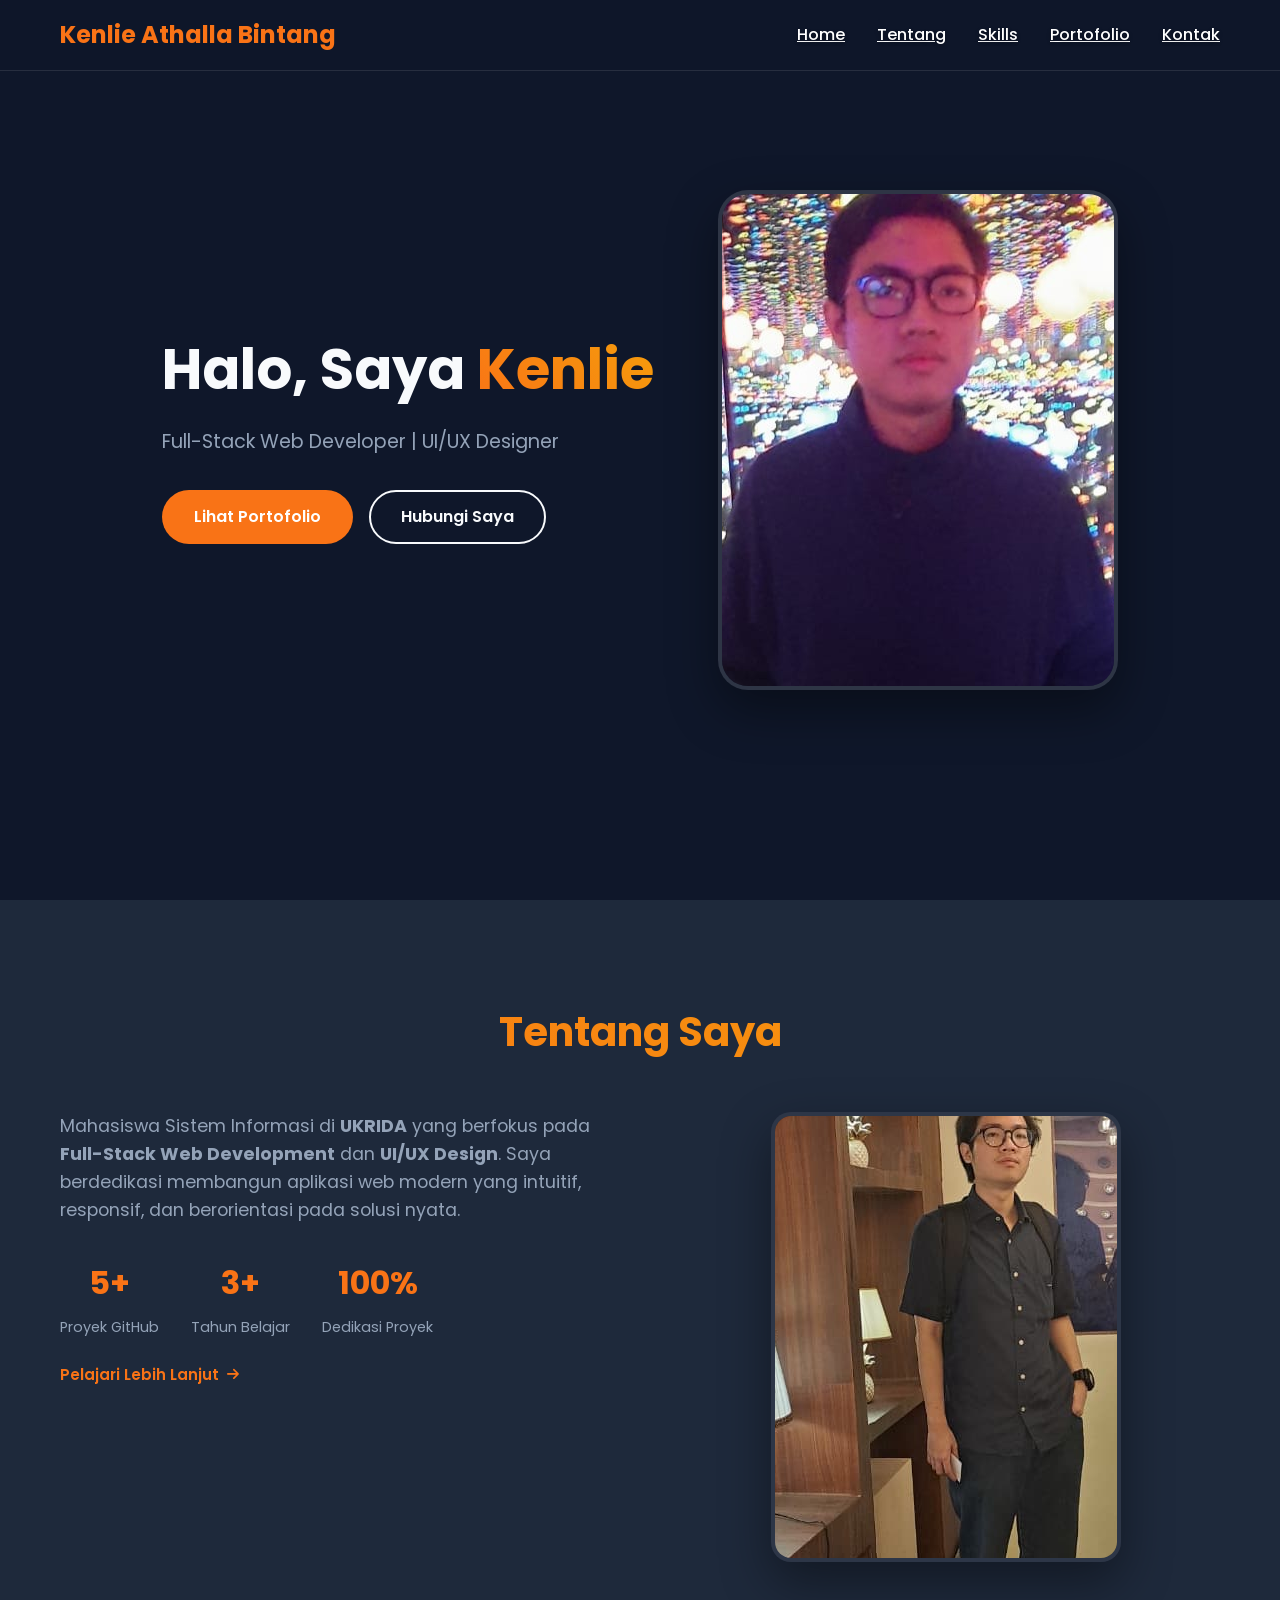
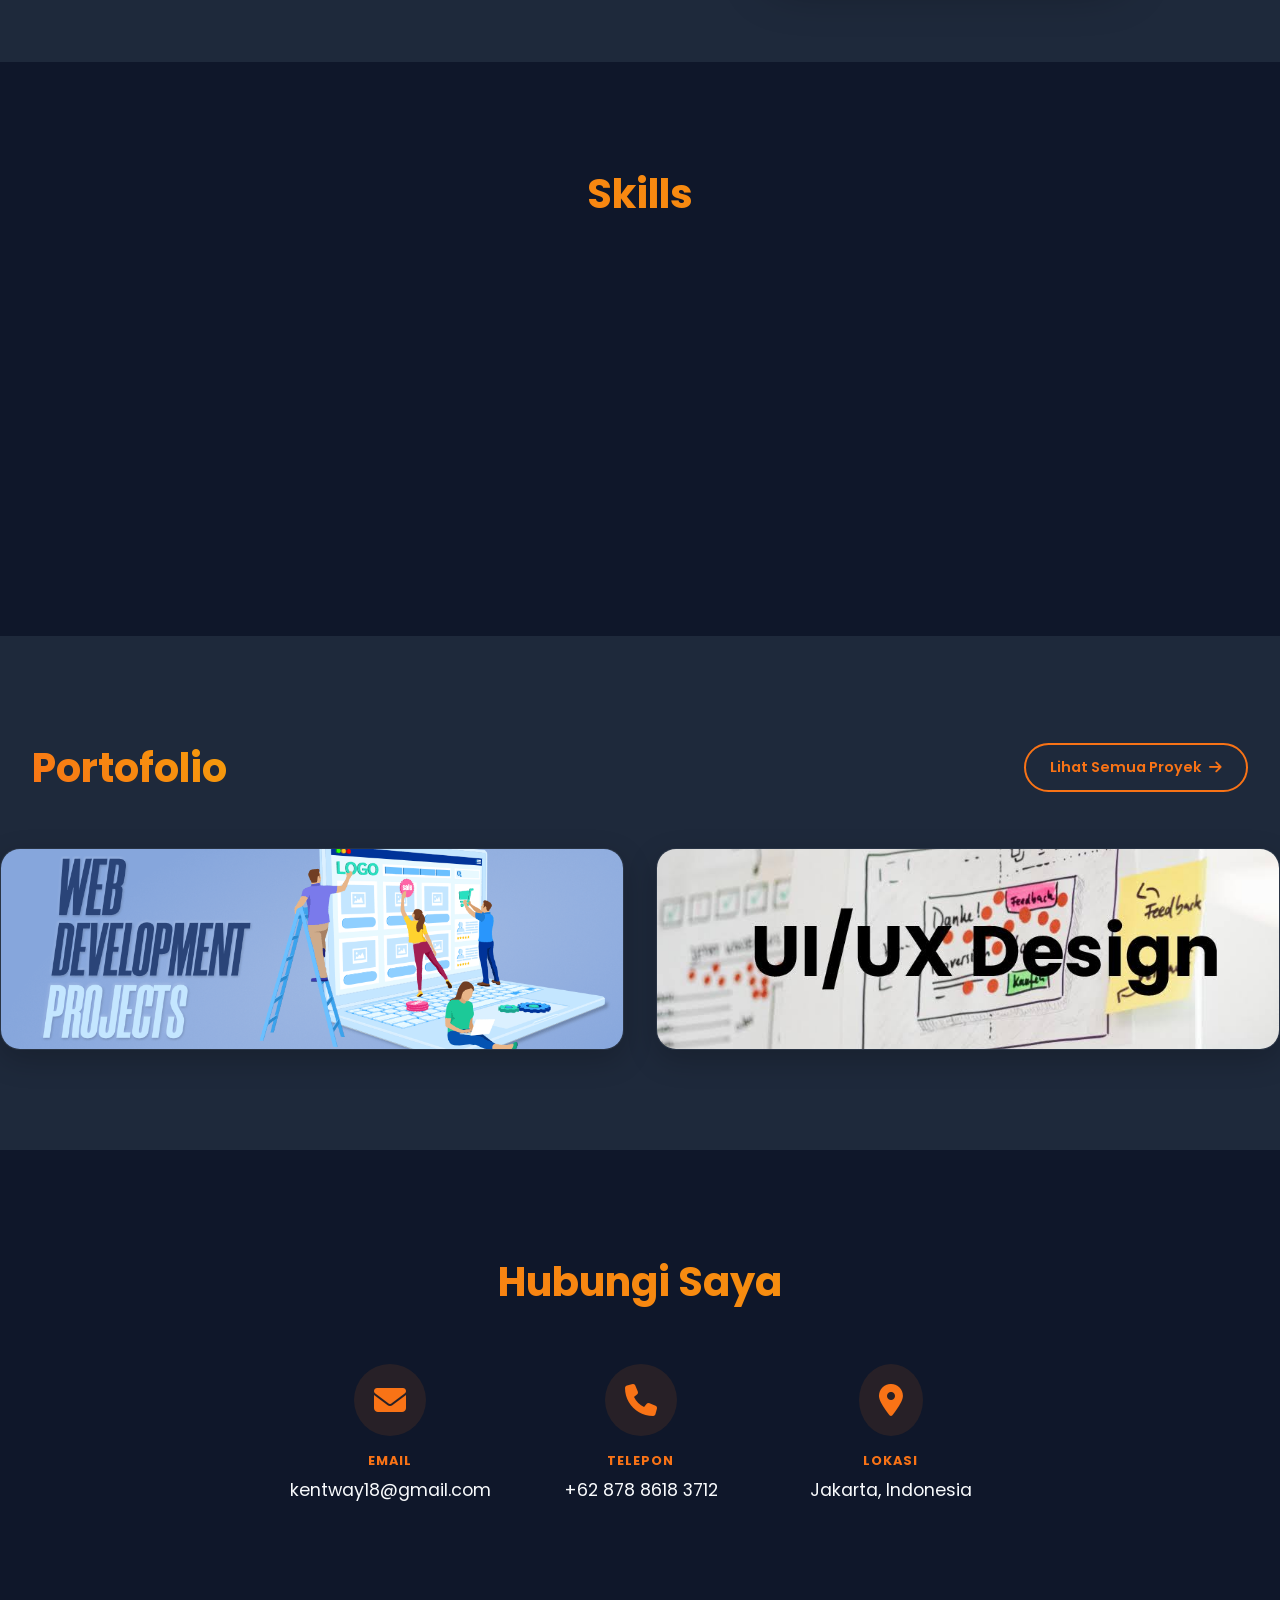
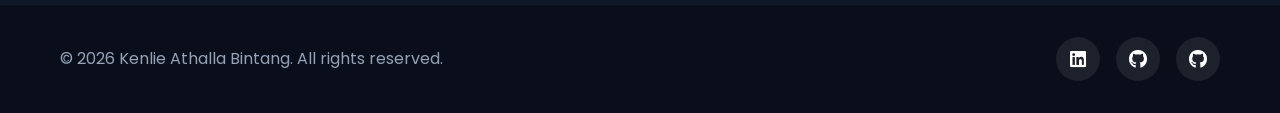
<file: index.html>
<!DOCTYPE html>
<html lang="id">
<head>
    <meta charset="UTF-8">
    <meta name="viewport" content="width=device-width, initial-scale=1.0">
    <title>Portofolio - Kenlie Athalla Bintang</title>
    <link href="https://cdnjs.cloudflare.com/ajax/libs/font-awesome/6.4.0/css/all.min.css" rel="stylesheet">
    <link rel="stylesheet" href="style.css">
    <link href="https://fonts.googleapis.com/css2?family=Poppins:wght@300;400;500;600;700&display=swap" rel="stylesheet">
</head>
<body>
    <!-- Navbar -->
    <nav class="navbar">
        <div class="nav-container">
            <div class="nav-logo">
                <a href="#home">Kenlie Athalla Bintang</a>
            </div>
            <ul class="nav-menu">
                <li class="nav-item">
                    <a href="#home" class="nav-link">Home</a>
                </li>
                <li class="nav-item">
                    <a href="about.html" class="nav-link">Tentang</a>
                </li>
                <li class="nav-item">
                    <a href="#skills" class="nav-link">Skills</a>
                </li>
                <li class="nav-item">
                    <a href="portfolio.html" class="nav-link">Portofolio</a>
                </li>
                <li class="nav-item">
                    <a href="#contact" class="nav-link">Kontak</a>
                </li>
            </ul>
            <div class="hamburger">
                <span class="bar"></span>
                <span class="bar"></span>
                <span class="bar"></span>
            </div>
        </div>
    </nav>

<!-- Hero Section -->
<section id="home" class="hero">
    <div class="hero-container">
        <div class="hero-content">
            <h1 class="hero-title hero-animate-1">
                Halo, Saya <span class="gradient-text">Kenlie</span>
            </h1>
            <p class="hero-subtitle hero-animate-2">Full-Stack Web Developer | UI/UX Designer</p>
            <div class="hero-buttons hero-animate-3">
                <a href="portfolio.html" class="btn btn-primary">Lihat Portofolio</a>
                <a href="#contact" class="btn btn-secondary">Hubungi Saya</a>
            </div>
        </div>
        <div class="hero-image hero-animate-img">
            <div class="image-wrapper">
                <img src="Images/Self-potrait/MyImage.jpg" alt="Kenlie Athalla Bintang" class="profile-img">
            </div>
        </div>
    </div>
</section>

<!-- About Section -->
<section id="about" class="about">
    <div class="container">
        <h2 class="section-title reveal">Tentang Saya</h2>
        <div class="about-content reveal">
            <div class="about-text">
                <p>
                    Mahasiswa Sistem Informasi di <strong>UKRIDA</strong> yang berfokus pada 
                    <strong>Full-Stack Web Development</strong> dan <strong>UI/UX Design</strong>. Saya berdedikasi 
                    membangun aplikasi web modern yang intuitif, responsif, dan berorientasi pada solusi nyata.
                </p>
                <div class="about-stats stagger-container">
                    <div class="stat stagger-item" data-count="5" data-suffix="+">
                        <h3>5+</h3>
                        <p>Proyek GitHub</p>
                    </div>
                    <div class="stat stagger-item" data-count="3" data-suffix="+">
                        <h3>3+</h3>
                        <p>Tahun Belajar</p>
                    </div>
                    <div class="stat stagger-item" data-count="100" data-suffix="%">
                        <h3>100%</h3>
                        <p>Dedikasi Proyek</p>
                    </div>
                </div>
                <a href="about.html" class="btn-learn-more">
                    Pelajari Lebih Lanjut <i class="fas fa-arrow-right"></i>
                </a>
            </div>
            <div class="about-image">
                <div class="image-wrapper large">
                    <img src="Images/Self-potrait/Personal-image.jpg" alt="Kenlie di UKRIDA" class="profile-img">
                </div>
            </div>
        </div>
    </div>
</section>

    <!-- Skills Section -->
<section id="skills" class="skills">
    <div class="container">
        <h2 class="section-title reveal">Skills</h2>
        <div class="skills-grid stagger-container">
            <!-- Frontend Category -->
            <div class="skill-category stagger-item">
                <h3><i class="fab fa-html5"></i> Frontend</h3>
                <div class="skill-tags">
                    <span class="tag skill-tag-pop">HTML/CSS</span>
                    <span class="tag skill-tag-pop">JavaScript</span>
                    <span class="tag skill-tag-pop">React.js</span>
                    <span class="tag skill-tag-pop">Tailwind</span>
                    <span class="tag skill-tag-pop">Bootstrap</span>
                </div>
            </div>

            <!-- Backend Category -->
            <div class="skill-category stagger-item">
                <h3><i class="fas fa-server"></i> Backend</h3>
                <div class="skill-tags">
                    <span class="tag skill-tag-pop">Laravel</span>
                    <span class="tag skill-tag-pop">PHP</span>
                    <span class="tag skill-tag-pop">MySQL</span>
                    <span class="tag skill-tag-pop">Node.js</span>
                    <span class="tag skill-tag-pop">API Integration</span>
                    <span class="tag skill-tag-pop">Python</span>
                </div>
            </div>

            <!-- Tools & Others Category -->
            <div class="skill-category stagger-item">
                <h3><i class="fas fa-tools"></i> Tools</h3>
                <div class="skill-tags">
                    <span class="tag skill-tag-pop">Git &amp; GitHub</span>
                    <span class="tag skill-tag-pop">Figma</span>
                    <span class="tag skill-tag-pop">HeidiSQL</span>
                    <span class="tag skill-tag-pop">Notion</span>
                    <span class="tag skill-tag-pop">Vs Code</span>
                </div>
            </div>
        </div>
    </div>
</section>

    <!-- Portfolio Section -->
    <section id="portfolio" class="portfolio">
        <div class="portfolio-section-header reveal">
            <h2>Portofolio</h2>
            <a href="portfolio.html" class="btn-view-all">
                Lihat Semua Proyek <i class="fas fa-arrow-right"></i>
            </a>
        </div>
        <div class="portfolio-grid stagger-container">
    <!-- Category 1: Website Projects -->
    <div class="portfolio-item stagger-item">
        <div class="portfolio-card">
            <img src="Images/Portfolio-banner/Web Development Projects.png" alt="Website Projects">
            <div class="portfolio-overlay">
                <h3>Website Projects</h3>
                <p>Kumpulan aplikasi web full-stack yang fungsional, responsif, dan dibangun dengan teknologi modern.</p>
                <div class="portfolio-links">
                    <a href="portfolio.html" class="link" title="Jelajahi Website Projects"><i class="fas fa-arrow-right"></i></a>
                </div>
            </div>
        </div>
    </div>

    <!-- Category 2: UI/UX Design -->
    <div class="portfolio-item stagger-item">
        <div class="portfolio-card">
            <img src="Images/Portfolio-banner/UI-UX Banner.png" alt="UI/UX Design">
            <div class="portfolio-overlay">
                <h3>UI/UX Design</h3>
                <p>Eksplorasi antarmuka dan pengalaman pengguna yang intuitif, estetis, dan berorientasi pada pengguna.</p>
                <div class="portfolio-links">
                    <a href="portfolio.html" class="link" title="Jelajahi UI/UX Design"><i class="fas fa-arrow-right"></i></a>
                </div>
            </div>
        </div>
    </div>
</div>
    </section>

    <!-- Contact Section -->
    <section id="contact" class="contact">
    <div class="container">
        <h2 class="section-title reveal">Hubungi Saya</h2>
        <div class="contact-center-wrapper stagger-container">
            <div class="contact-info-item stagger-item">
                <i class="fas fa-envelope"></i>
                <div class="info-text">
                    <span>Email</span>
                    <p>kentway18@gmail.com</p>
                </div>
            </div>
            <div class="contact-info-item stagger-item">
                <i class="fas fa-phone"></i>
                <div class="info-text">
                    <span>Telepon</span>
                    <p>+62 878 8618 3712</p>
                </div>
            </div>
            <div class="contact-info-item stagger-item">
                <i class="fas fa-map-marker-alt"></i>
                <div class="info-text">
                    <span>Lokasi</span>
                    <p>Jakarta, Indonesia</p>
                </div>
            </div>
        </div>
    </div>
</section>

    <!-- Footer -->
    <footer class="footer">
        <div class="container">
            <div class="footer-content">
                <p>&copy; 2026 Kenlie Athalla Bintang. All rights reserved.</p>
                <div class="social-links">
                    <a href="https://www.linkedin.com/in/kenlie-athalla-bintang"><i class="fab fa-linkedin"></i></a>
                    <a href="https://github.com/Kenlie422023014"><i class="fab fa-github"></i></a>
                    <a href="https://github.com/Flamez18"><i class="fab fa-github"></i></a>
                </div>
            </div>
        </div>
    </footer>

    <script src="script.js"></script>
</body>
</html>
</file>
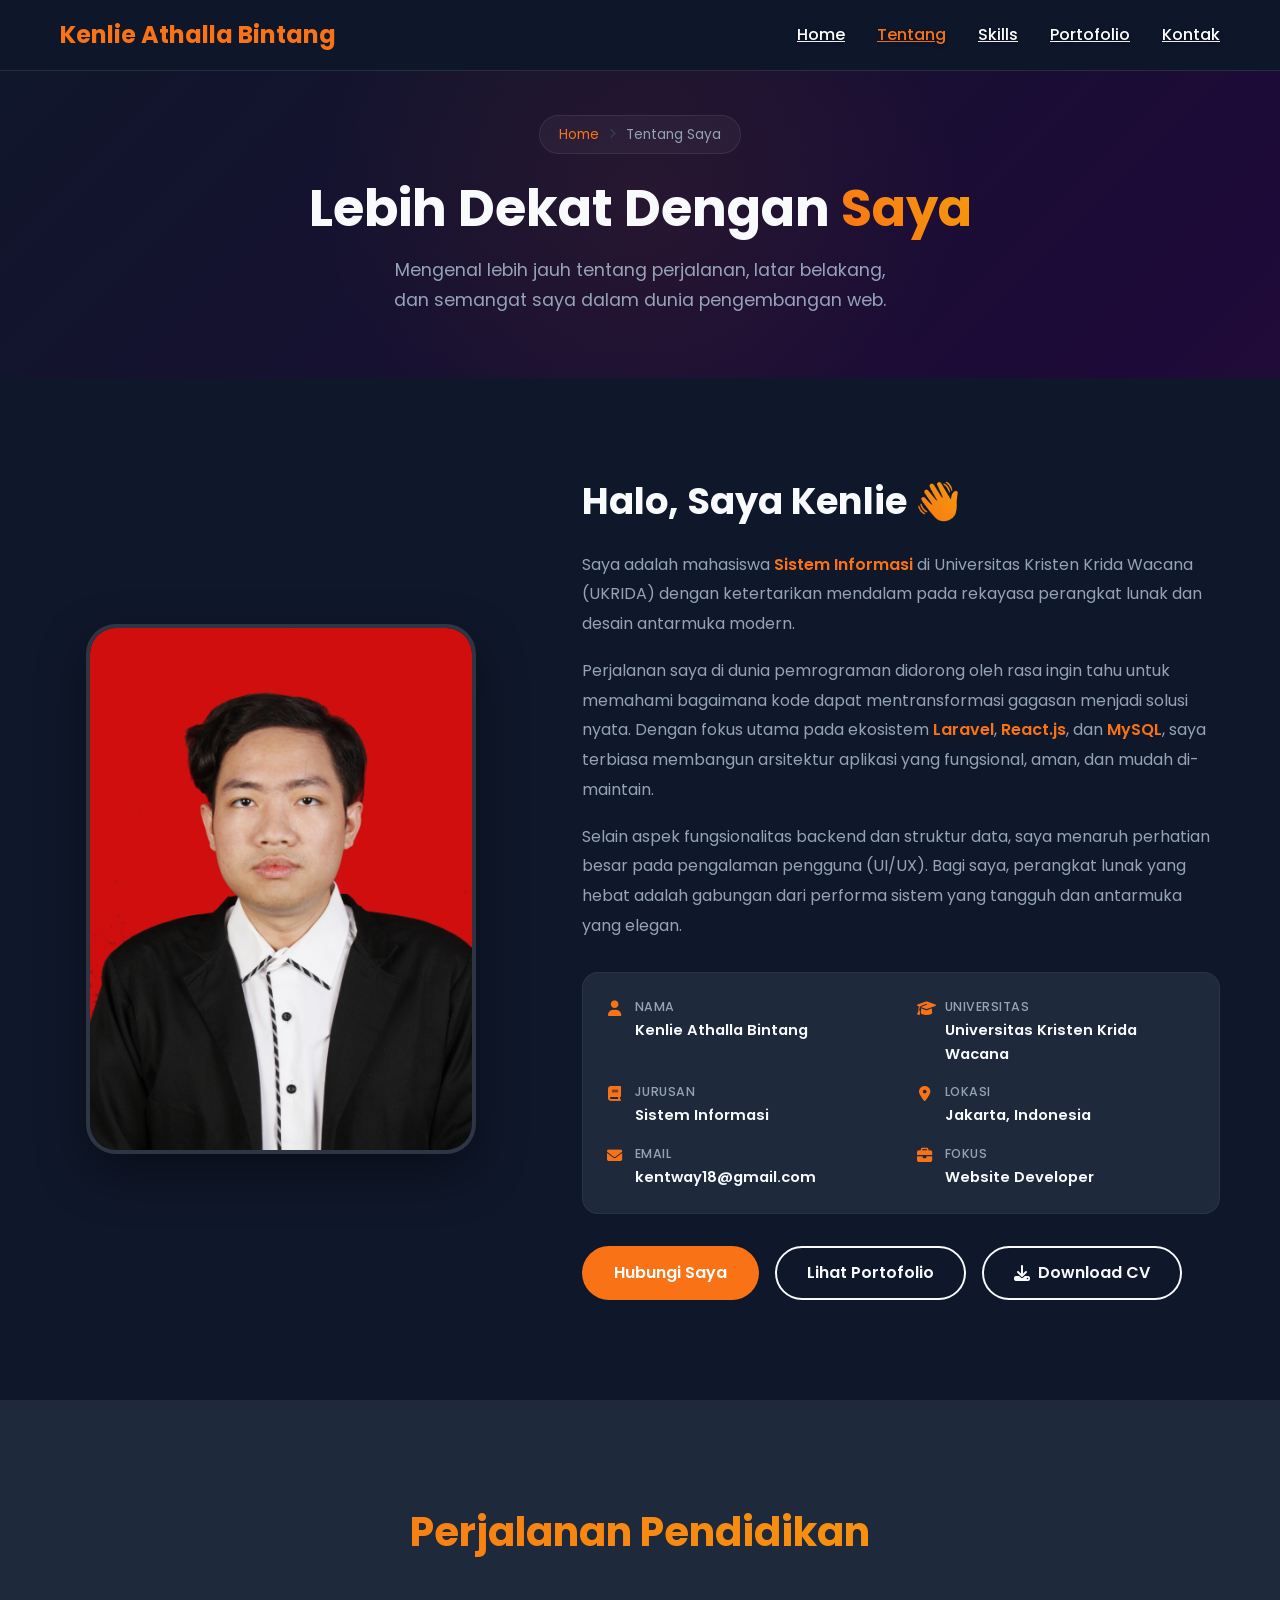
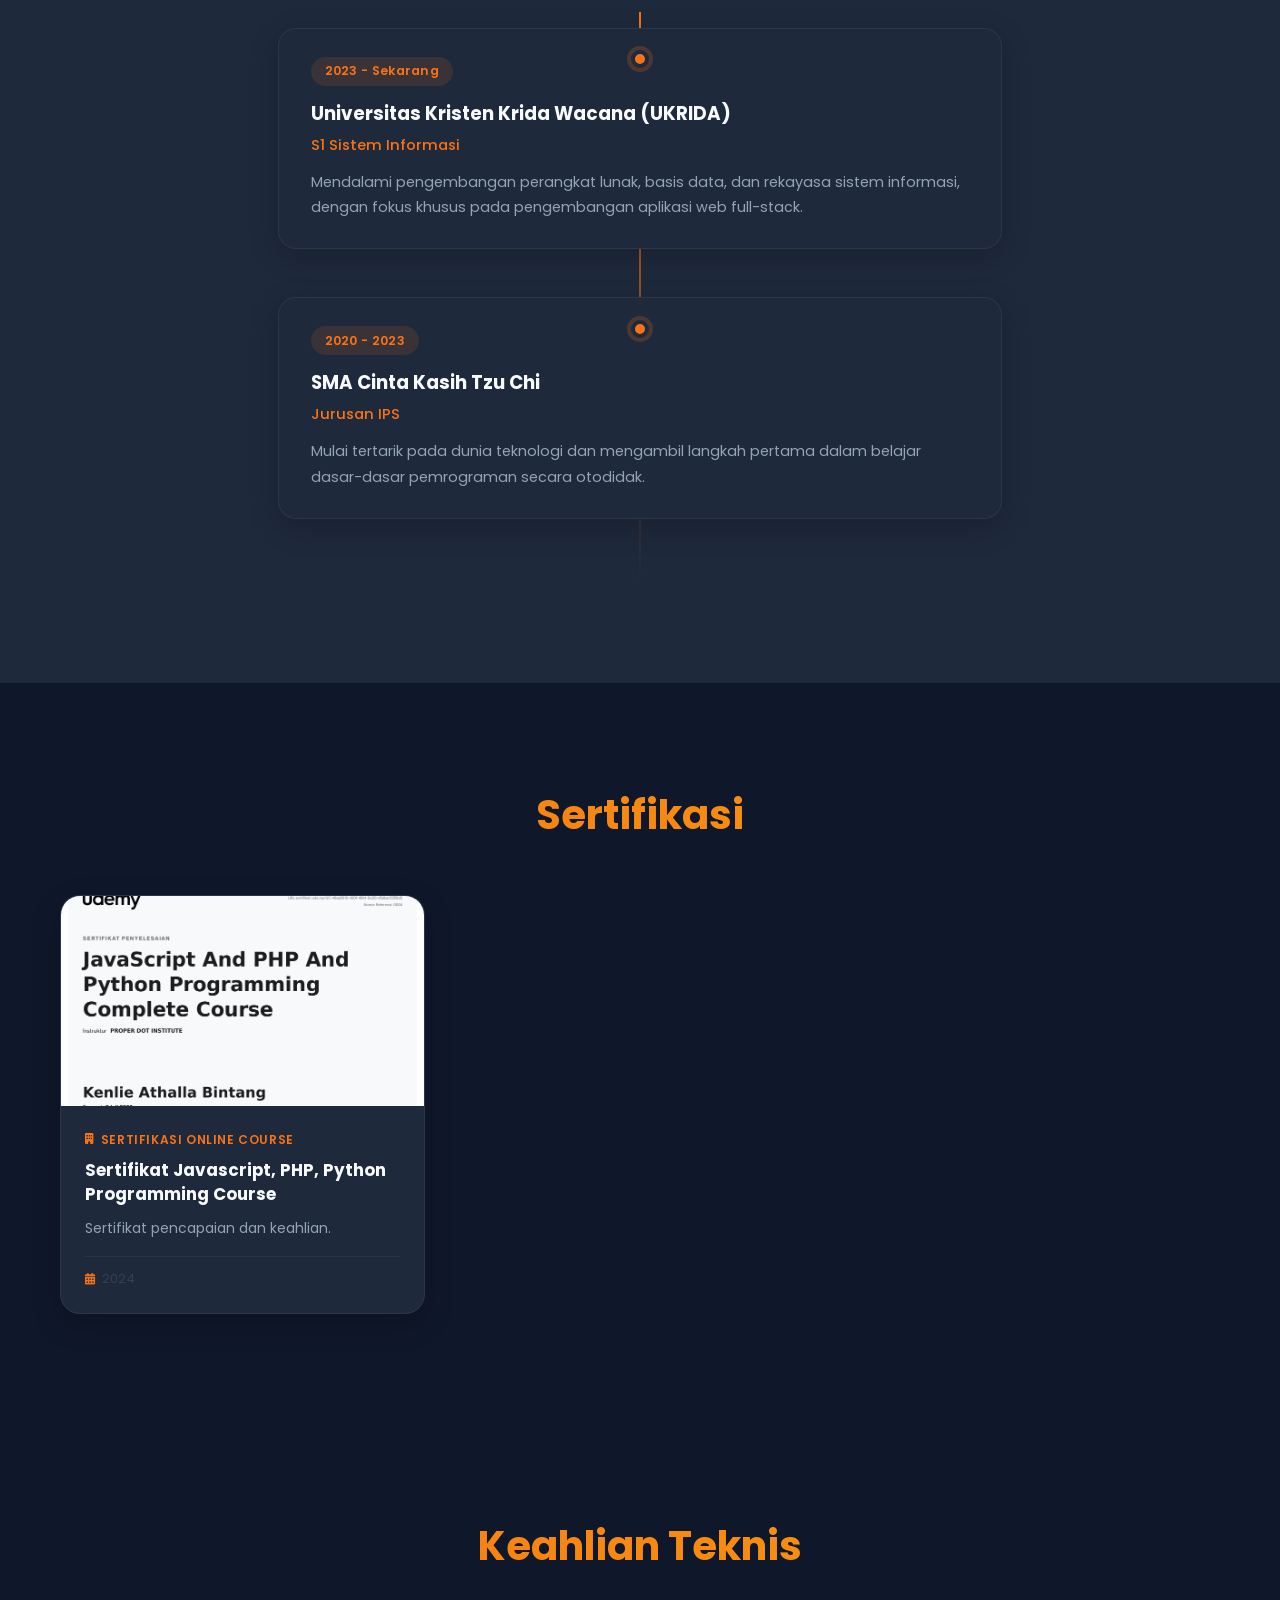
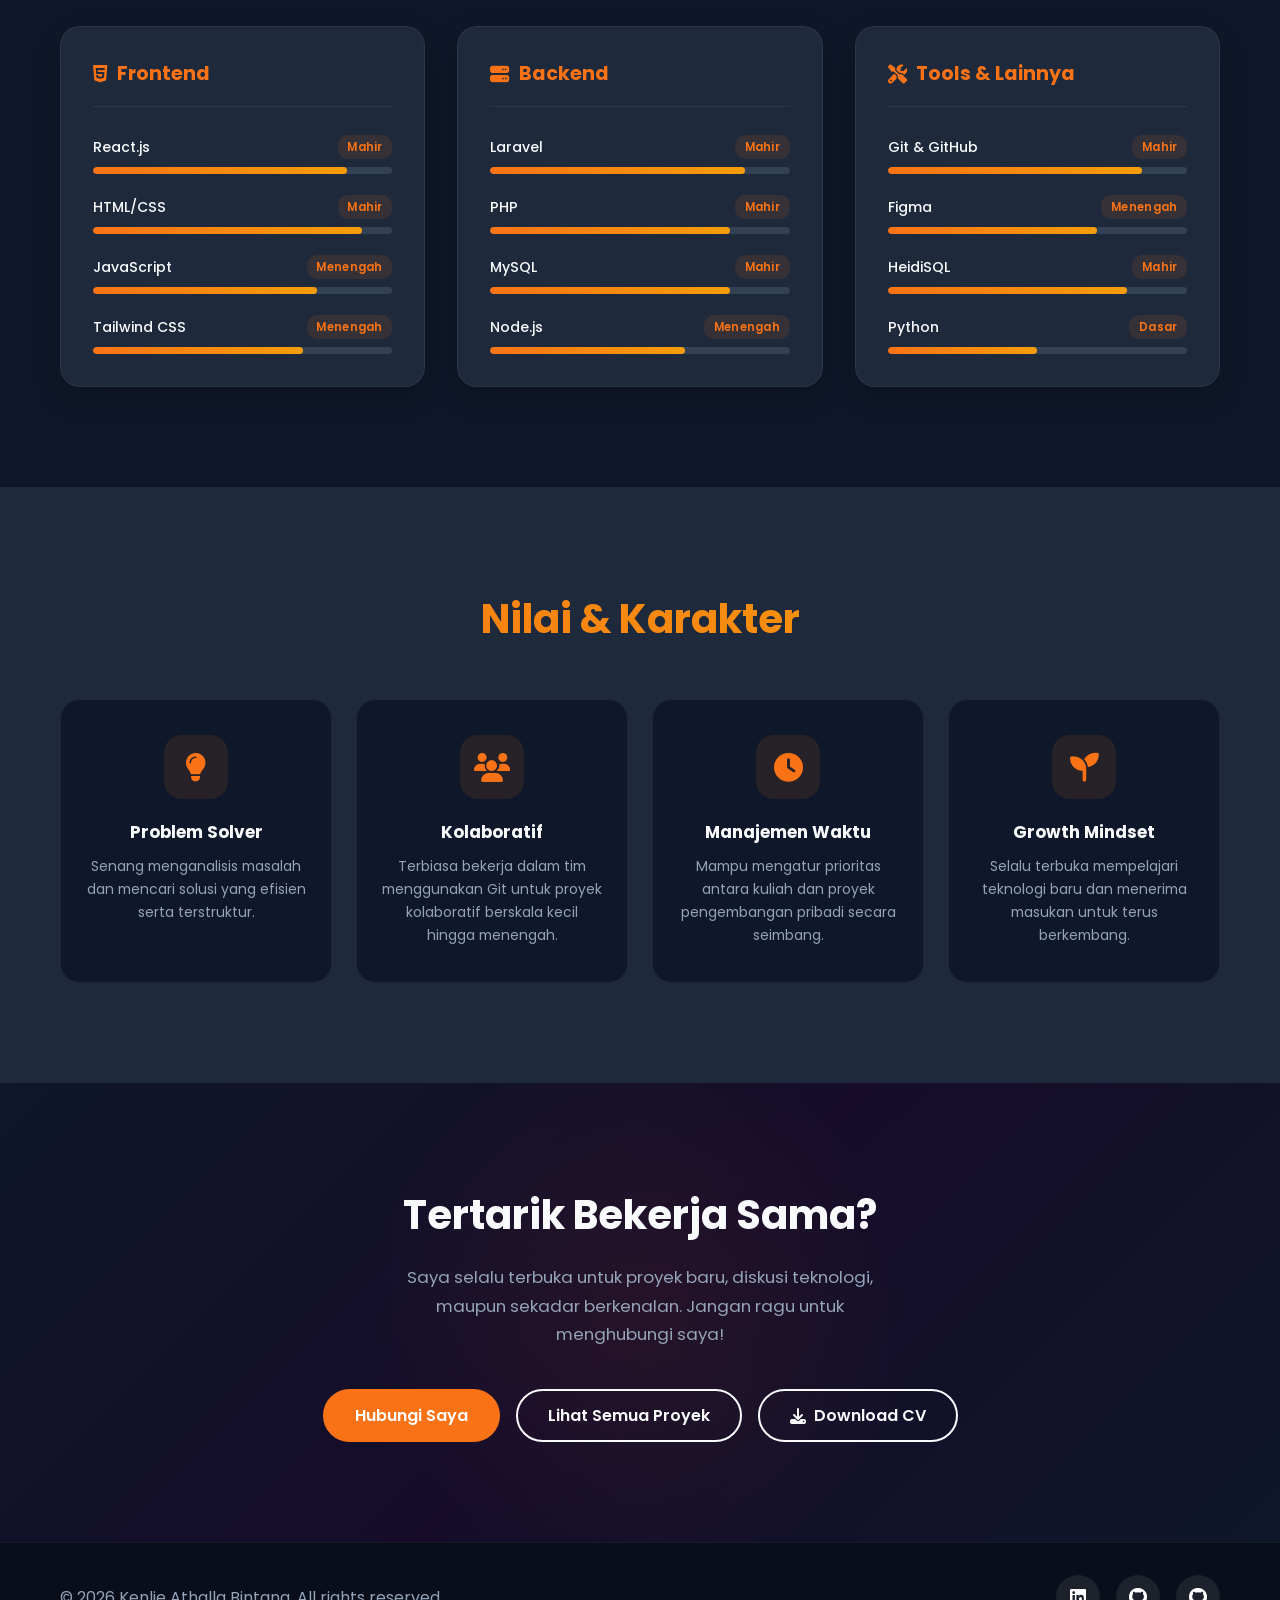
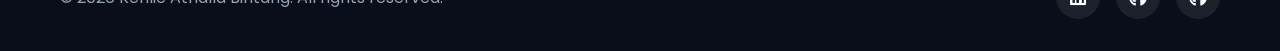
<file: about.html>
<!DOCTYPE html>
<html lang="id">
<head>
    <meta charset="UTF-8">
    <meta name="viewport" content="width=device-width, initial-scale=1.0">
    <title>Tentang Saya - Kenlie Athalla Bintang</title>
    <link href="https://cdnjs.cloudflare.com/ajax/libs/font-awesome/6.4.0/css/all.min.css" rel="stylesheet">
    <link rel="stylesheet" href="style.css">
    <link href="https://fonts.googleapis.com/css2?family=Poppins:wght@300;400;500;600;700&display=swap" rel="stylesheet">
</head>
<body>
    <!-- Navbar -->
    <nav class="navbar">
        <div class="nav-container">
            <div class="nav-logo">
                <a href="index.html">Kenlie Athalla Bintang</a>
            </div>
            <ul class="nav-menu">
                <li class="nav-item">
                    <a href="index.html" class="nav-link">Home</a>
                </li>
                <li class="nav-item">
                    <a href="about.html" class="nav-link active-page">Tentang</a>
                </li>
                <li class="nav-item">
                    <a href="index.html#skills" class="nav-link">Skills</a>
                </li>
                <li class="nav-item">
                    <a href="portfolio.html" class="nav-link">Portofolio</a>
                </li>
                <li class="nav-item">
                    <a href="index.html#contact" class="nav-link">Kontak</a>
                </li>
            </ul>
            <div class="hamburger">
                <span class="bar"></span>
                <span class="bar"></span>
                <span class="bar"></span>
            </div>
        </div>
    </nav>

    <!-- Page Hero (aurora animation via CSS) -->
    <section class="page-hero">
        <div class="page-hero-content container">
            <div class="breadcrumb hero-animate-1">
                <a href="index.html">Home</a> <i class="fas fa-chevron-right"></i> <span>Tentang Saya</span>
            </div>
            <h1 class="hero-animate-2">Lebih Dekat Dengan <span class="gradient-text">Saya</span></h1>
            <p class="hero-animate-3">Mengenal lebih jauh tentang perjalanan, latar belakang, dan semangat saya dalam dunia pengembangan web.</p>
        </div>
    </section>

    <!-- Bio Section -->
    <section class="about-full-section">
        <div class="container">
            <div class="about-full-grid">
                <div class="about-full-image reveal">
                    <div class="image-wrapper">
                        <img src="Images/Self-potrait/Foto_Kenlie_Jas.jpg" alt="Kenlie Athalla Bintang">
                    </div>
                </div>
                <div class="about-full-text reveal">
                    <h2>Halo, Saya Kenlie <span class="gradient-text">👋</span></h2>
                    <p>
                        Saya adalah mahasiswa <span class="highlight">Sistem Informasi</span> di Universitas Kristen Krida Wacana
                        (UKRIDA) dengan ketertarikan mendalam pada rekayasa perangkat lunak dan desain antarmuka modern.
                    </p>
                    <p>
                        Perjalanan saya di dunia pemrograman didorong oleh rasa ingin tahu untuk memahami bagaimana kode dapat
                        mentransformasi gagasan menjadi solusi nyata. Dengan fokus utama pada ekosistem <span class="highlight">Laravel</span>,
                        <span class="highlight">React.js</span>, dan <span class="highlight">MySQL</span>, saya terbiasa membangun
                        arsitektur aplikasi yang fungsional, aman, dan mudah di-maintain.
                    </p>
                    <p>
                        Selain aspek fungsionalitas backend dan struktur data, saya menaruh perhatian besar pada pengalaman pengguna (UI/UX).
                        Bagi saya, perangkat lunak yang hebat adalah gabungan dari performa sistem yang tangguh dan antarmuka yang elegan.
                    </p>

                    <div class="about-info-grid">
                        <div class="about-info-item">
                            <i class="fas fa-user"></i>
                            <div>
                                <span>Nama</span>
                                <strong>Kenlie Athalla Bintang</strong>
                            </div>
                        </div>
                        <div class="about-info-item">
                            <i class="fas fa-graduation-cap"></i>
                            <div>
                                <span>Universitas</span>
                                <strong>Universitas Kristen Krida Wacana</strong>
                            </div>
                        </div>
                        <div class="about-info-item">
                            <i class="fas fa-book"></i>
                            <div>
                                <span>Jurusan</span>
                                <strong>Sistem Informasi</strong>
                            </div>
                        </div>
                        <div class="about-info-item">
                            <i class="fas fa-map-marker-alt"></i>
                            <div>
                                <span>Lokasi</span>
                                <strong>Jakarta, Indonesia</strong>
                            </div>
                        </div>
                        <div class="about-info-item">
                            <i class="fas fa-envelope"></i>
                            <div>
                                <span>Email</span>
                                <strong>kentway18@gmail.com</strong>
                            </div>
                        </div>
                        <div class="about-info-item">
                            <i class="fas fa-briefcase"></i>
                            <div>
                                <span>Fokus</span>
                                <strong>Website Developer</strong>
                            </div>
                        </div>
                    </div>

                    <div class="about-cta-buttons">
                        <a href="index.html#contact" class="btn btn-primary">Hubungi Saya</a>
                        <a href="portfolio.html" class="btn btn-secondary">Lihat Portofolio</a>
                        <a href="My-CV/CV Kenlie with website.pdf" class="btn btn-secondary" download><i class="fas fa-download"></i> Download CV</a>
                    </div>
                </div>
            </div>
        </div>
    </section>

    <!-- Education Timeline -->
    <section class="education-section">
        <div class="container">
            <h2 class="section-title reveal">Perjalanan Pendidikan</h2>
            <div class="timeline">
                <div class="timeline-item">
                    <div class="timeline-dot"></div>
                    <div class="timeline-content">
                        <span class="timeline-period">2023 - Sekarang</span>
                        <h3>Universitas Kristen Krida Wacana (UKRIDA)</h3>
                        <h4>S1 Sistem Informasi</h4>
                        <p>
                            Mendalami pengembangan perangkat lunak, basis data, dan rekayasa sistem informasi, dengan
                            fokus khusus pada pengembangan aplikasi web full-stack.
                        </p>
                    </div>
                </div>
                <div class="timeline-item">
                    <div class="timeline-dot"></div>
                    <div class="timeline-content">
                        <span class="timeline-period">2020 - 2023</span>
                        <h3>SMA Cinta Kasih Tzu Chi</h3>
                        <h4>Jurusan IPS</h4>
                        <p>
                            Mulai tertarik pada dunia teknologi dan mengambil langkah pertama dalam belajar dasar-dasar
                            pemrograman secara otodidak.
                        </p>
                    </div>
                </div>
            </div>
        </div>
    </section>

    <!-- Sertifikasi -->
    <section class="cert-section">
        <div class="container">
            <h2 class="section-title reveal">Sertifikasi</h2>
            <div class="cert-grid stagger-container">

                <!-- Sertifikat 1 -->
                <div class="cert-card stagger-item">
                    <div class="cert-img-wrap">
                        <img src="Images/Sertificate/Sertificate 1.jpg" alt="Sertifikat 1"
                             onerror="this.style.display='none'; this.nextElementSibling.style.display='flex';">
                        <div class="cert-placeholder">
                            <i class="fas fa-award"></i>
                            <span>Tambahkan Gambar</span>
                        </div>
                    </div>
                    <div class="cert-info">
                        <span class="cert-issuer"><i class="fas fa-building"></i> Sertifikasi Online Course</span>
                        <h3 class="cert-title">Sertifikat Javascript, PHP, Python Programming Course</h3>
                        <p class="cert-desc">Sertifikat pencapaian dan keahlian.</p>
                        <span class="cert-date"><i class="fas fa-calendar-alt"></i> 2024</span>
                    </div>
                </div>
            </div>
        </div>
    </section>

    <!-- Skills Full -->
    <section class="skills-full-section">
        <div class="container">
            <h2 class="section-title reveal">Keahlian Teknis</h2>
            <div class="skills-full-grid stagger-container">
                <div class="skill-full-card stagger-item">
                    <h3><i class="fab fa-html5"></i> Frontend</h3>
                    <div class="skill-item">
                        <div class="skill-item-header">
                            <span>React.js</span>
                            <span class="skill-level-label">Mahir</span>
                        </div>
                        <div class="skill-bar-track"><div class="skill-bar-fill" data-width="85%"></div></div>
                    </div>
                    <div class="skill-item">
                        <div class="skill-item-header">
                            <span>HTML/CSS</span>
                            <span class="skill-level-label">Mahir</span>
                        </div>
                        <div class="skill-bar-track"><div class="skill-bar-fill" data-width="90%"></div></div>
                    </div>
                    <div class="skill-item">
                        <div class="skill-item-header">
                            <span>JavaScript</span>
                            <span class="skill-level-label">Menengah</span>
                        </div>
                        <div class="skill-bar-track"><div class="skill-bar-fill" data-width="75%"></div></div>
                    </div>
                    <div class="skill-item">
                        <div class="skill-item-header">
                            <span>Tailwind CSS</span>
                            <span class="skill-level-label">Menengah</span>
                        </div>
                        <div class="skill-bar-track"><div class="skill-bar-fill" data-width="70%"></div></div>
                    </div>
                </div>

                <div class="skill-full-card stagger-item">
                    <h3><i class="fas fa-server"></i> Backend</h3>
                    <div class="skill-item">
                        <div class="skill-item-header">
                            <span>Laravel</span>
                            <span class="skill-level-label">Mahir</span>
                        </div>
                        <div class="skill-bar-track"><div class="skill-bar-fill" data-width="85%"></div></div>
                    </div>
                    <div class="skill-item">
                        <div class="skill-item-header">
                            <span>PHP</span>
                            <span class="skill-level-label">Mahir</span>
                        </div>
                        <div class="skill-bar-track"><div class="skill-bar-fill" data-width="80%"></div></div>
                    </div>
                    <div class="skill-item">
                        <div class="skill-item-header">
                            <span>MySQL</span>
                            <span class="skill-level-label">Mahir</span>
                        </div>
                        <div class="skill-bar-track"><div class="skill-bar-fill" data-width="80%"></div></div>
                    </div>
                    <div class="skill-item">
                        <div class="skill-item-header">
                            <span>Node.js</span>
                            <span class="skill-level-label">Menengah</span>
                        </div>
                        <div class="skill-bar-track"><div class="skill-bar-fill" data-width="65%"></div></div>
                    </div>
                </div>

                <div class="skill-full-card stagger-item">
                    <h3><i class="fas fa-tools"></i> Tools &amp; Lainnya</h3>
                    <div class="skill-item">
                        <div class="skill-item-header">
                            <span>Git &amp; GitHub</span>
                            <span class="skill-level-label">Mahir</span>
                        </div>
                        <div class="skill-bar-track"><div class="skill-bar-fill" data-width="85%"></div></div>
                    </div>
                    <div class="skill-item">
                        <div class="skill-item-header">
                            <span>Figma</span>
                            <span class="skill-level-label">Menengah</span>
                        </div>
                        <div class="skill-bar-track"><div class="skill-bar-fill" data-width="70%"></div></div>
                    </div>
                    <div class="skill-item">
                        <div class="skill-item-header">
                            <span>HeidiSQL</span>
                            <span class="skill-level-label">Mahir</span>
                        </div>
                        <div class="skill-bar-track"><div class="skill-bar-fill" data-width="80%"></div></div>
                    </div>
                    <div class="skill-item">
                        <div class="skill-item-header">
                            <span>Python</span>
                            <span class="skill-level-label">Dasar</span>
                        </div>
                        <div class="skill-bar-track"><div class="skill-bar-fill" data-width="50%"></div></div>
                    </div>
                </div>
            </div>
        </div>
    </section>

    <!-- Achievements / Soft Skills -->
    <section class="achievements-section">
        <div class="container">
            <h2 class="section-title reveal">Nilai &amp; Karakter</h2>
            <div class="achievements-grid stagger-container">
                <div class="achievement-card stagger-item">
                    <div class="icon-wrap"><i class="fas fa-lightbulb"></i></div>
                    <h3>Problem Solver</h3>
                    <p>Senang menganalisis masalah dan mencari solusi yang efisien serta terstruktur.</p>
                </div>
                <div class="achievement-card stagger-item">
                    <div class="icon-wrap"><i class="fas fa-users"></i></div>
                    <h3>Kolaboratif</h3>
                    <p>Terbiasa bekerja dalam tim menggunakan Git untuk proyek kolaboratif berskala kecil hingga menengah.</p>
                </div>
                <div class="achievement-card stagger-item">
                    <div class="icon-wrap"><i class="fas fa-clock"></i></div>
                    <h3>Manajemen Waktu</h3>
                    <p>Mampu mengatur prioritas antara kuliah dan proyek pengembangan pribadi secara seimbang.</p>
                </div>
                <div class="achievement-card stagger-item">
                    <div class="icon-wrap"><i class="fas fa-seedling"></i></div>
                    <h3>Growth Mindset</h3>
                    <p>Selalu terbuka mempelajari teknologi baru dan menerima masukan untuk terus berkembang.</p>
                </div>
            </div>
        </div>
    </section>

    <!-- CTA Section -->
    <section class="about-cta-section">
        <div class="container about-cta-content reveal">
            <h2>Tertarik Bekerja Sama?</h2>
            <p>Saya selalu terbuka untuk proyek baru, diskusi teknologi, maupun sekadar berkenalan. Jangan ragu untuk menghubungi saya!</p>
            <div class="cta-buttons">
                <a href="index.html#contact" class="btn btn-primary">Hubungi Saya</a>
                <a href="portfolio.html" class="btn btn-secondary">Lihat Semua Proyek</a>
                <a href="My-CV/CV_Kenlie.pdf" class="btn btn-secondary" download><i class="fas fa-download"></i> Download CV</a>
            </div>
        </div>
    </section>

    <!-- Footer -->
    <footer class="footer">
        <div class="container">
            <div class="footer-content">
                <p>&copy; 2026 Kenlie Athalla Bintang. All rights reserved.</p>
                <div class="social-links">
                    <a href="https://www.linkedin.com/in/kenlie-athalla-bintang"><i class="fab fa-linkedin"></i></a>
                    <a href="https://github.com/Kenlie422023014"><i class="fab fa-github"></i></a>
                    <a href="https://github.com/Flamez18"><i class="fab fa-github"></i></a>
                </div>
            </div>
        </div>
    </footer>

    <script src="script.js"></script>
</body>
</html>
</file>
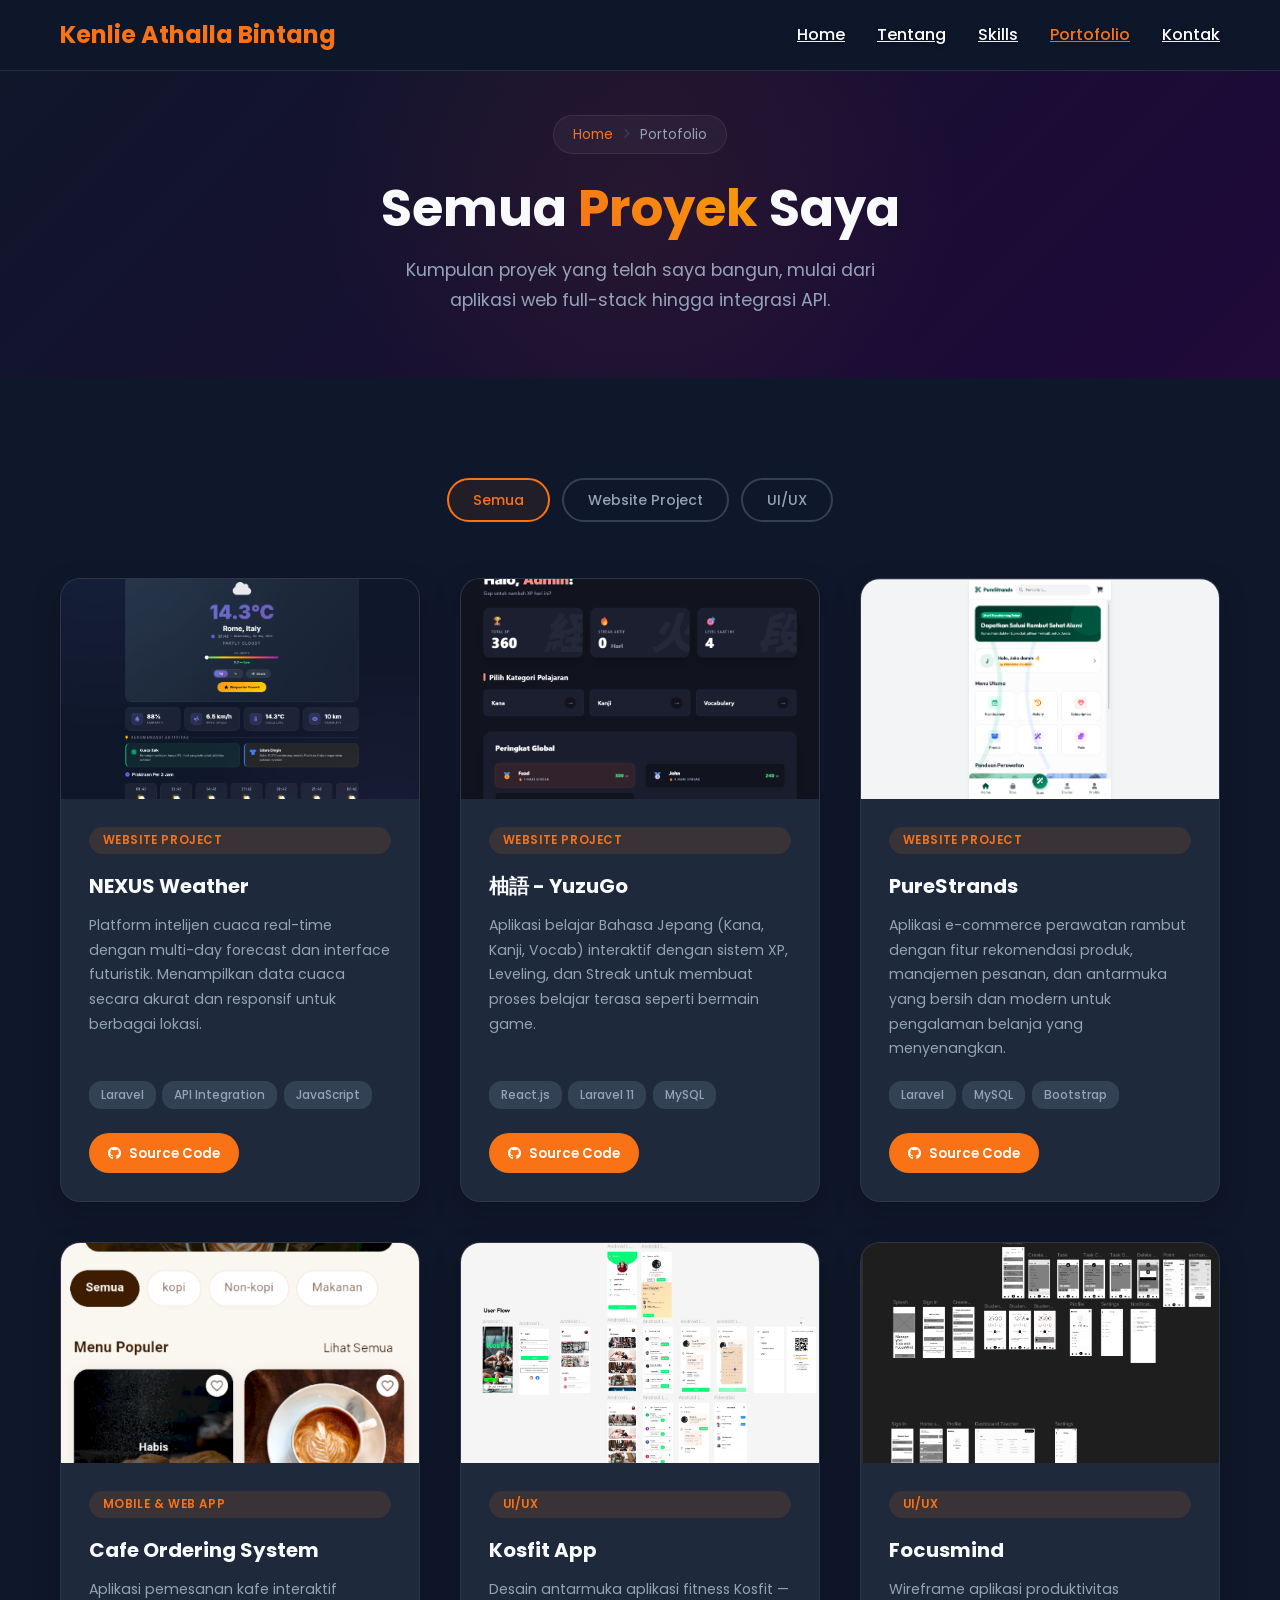
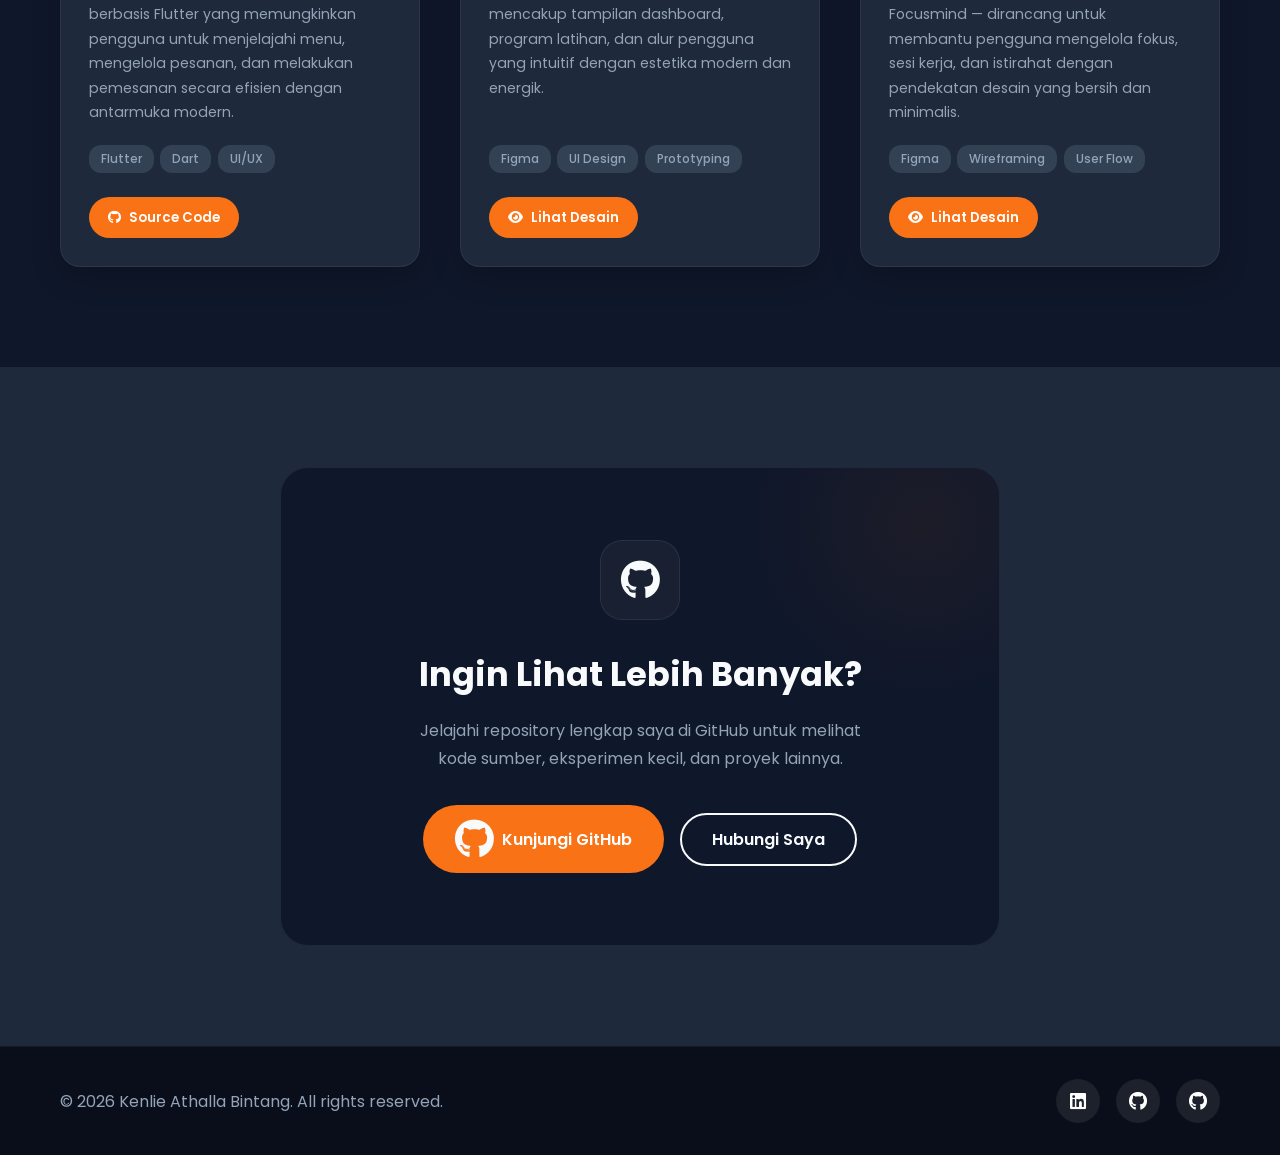
<file: portfolio.html>
<!DOCTYPE html>
<html lang="id">
<head>
    <meta charset="UTF-8">
    <meta name="viewport" content="width=device-width, initial-scale=1.0">
    <title>Portofolio Proyek - Kenlie Athalla Bintang</title>
    <link href="https://cdnjs.cloudflare.com/ajax/libs/font-awesome/6.4.0/css/all.min.css" rel="stylesheet">
    <link rel="stylesheet" href="style.css">
    <link href="https://fonts.googleapis.com/css2?family=Poppins:wght@300;400;500;600;700&display=swap" rel="stylesheet">
</head>
<body>
    <!-- Navbar -->
    <nav class="navbar">
        <div class="nav-container">
            <div class="nav-logo">
                <a href="index.html">Kenlie Athalla Bintang</a>
            </div>
            <ul class="nav-menu">
                <li class="nav-item">
                    <a href="index.html" class="nav-link">Home</a>
                </li>
                <li class="nav-item">
                    <a href="about.html" class="nav-link">Tentang</a>
                </li>
                <li class="nav-item">
                    <a href="index.html#skills" class="nav-link">Skills</a>
                </li>
                <li class="nav-item">
                    <a href="portfolio.html" class="nav-link active-page">Portofolio</a>
                </li>
                <li class="nav-item">
                    <a href="index.html#contact" class="nav-link">Kontak</a>
                </li>
            </ul>
            <div class="hamburger">
                <span class="bar"></span>
                <span class="bar"></span>
                <span class="bar"></span>
            </div>
        </div>
    </nav>

    <!-- Page Hero (aurora animation via CSS) -->
    <section class="page-hero">
        <div class="page-hero-content container">
            <div class="breadcrumb hero-animate-1">
                <a href="index.html">Home</a> <i class="fas fa-chevron-right"></i> <span>Portofolio</span>
            </div>
            <h1 class="hero-animate-2">Semua <span class="gradient-text">Proyek</span> Saya</h1>
            <p class="hero-animate-3">Kumpulan proyek yang telah saya bangun, mulai dari aplikasi web full-stack hingga integrasi API.</p>
        </div>
    </section>

    <!-- Portfolio Grid -->
    <section class="portfolio-page-main">
        <div class="container">
            <div class="filter-bar reveal">
                <button class="filter-btn active" data-filter="all">Semua</button>
                <button class="filter-btn" data-filter="website">Website Project</button>
                <button class="filter-btn" data-filter="uiux">UI/UX</button>
            </div>

            <div class="portfolio-full-grid stagger-container">

                <!-- Project 1: NEXUS Weather -->
                <div class="portfolio-full-card stagger-item" data-category="website">
                    <img src="Images/Website-project-images/Nexus-Homepage2.png" alt="NEXUS Weather Intelligence" class="pf-card-image">
                    <div class="pf-card-body">
                        <span class="pf-card-category">Website Project</span>
                        <h3>NEXUS Weather</h3>
                        <p>
                            Platform intelijen cuaca real-time dengan multi-day forecast dan interface futuristik.
                            Menampilkan data cuaca secara akurat dan responsif untuk berbagai lokasi.
                        </p>
                        <div class="pf-tech-tags">
                            <span class="pf-tech-tag">Laravel</span>
                            <span class="pf-tech-tag">API Integration</span>
                            <span class="pf-tech-tag">JavaScript</span>
                        </div>
                        <div class="pf-card-links">
                            <a href="https://github.com/Flamez18/Weather-Forecast-App" class="pf-link-btn primary"><i class="fab fa-github"></i> Source Code</a>
                        </div>
                    </div>
                </div>

                <!-- Project 2: YuzuGo -->
                <div class="portfolio-full-card stagger-item" data-category="website">
                    <img src="Images/Website-project-images/YuzuUserDashboard.png" alt="YuzuGo" class="pf-card-image">
                    <div class="pf-card-body">
                        <span class="pf-card-category">Website Project</span>
                        <h3>柚語 - YuzuGo</h3>
                        <p>
                            Aplikasi belajar Bahasa Jepang (Kana, Kanji, Vocab) interaktif dengan sistem XP, Leveling,
                            dan Streak untuk membuat proses belajar terasa seperti bermain game.
                        </p>
                        <div class="pf-tech-tags">
                            <span class="pf-tech-tag">React.js</span>
                            <span class="pf-tech-tag">Laravel 11</span>
                            <span class="pf-tech-tag">MySQL</span>
                        </div>
                        <div class="pf-card-links">
                            <a href="https://github.com/Flamez18/Japanese-Learning-App" class="pf-link-btn primary"><i class="fab fa-github"></i> Source Code</a>
                        </div>
                    </div>
                </div>

                <!-- Project 3: PureStrands -->
                <div class="portfolio-full-card stagger-item" data-category="website">
                    <img src="Images/Website-project-images/Purestrand_home1.png" alt="PureStrands Haircare" class="pf-card-image">
                    <div class="pf-card-body">
                        <span class="pf-card-category">Website Project</span>
                        <h3>PureStrands</h3>
                        <p>
                            Aplikasi e-commerce perawatan rambut dengan fitur rekomendasi produk, manajemen pesanan,
                            dan antarmuka yang bersih dan modern untuk pengalaman belanja yang menyenangkan.
                        </p>
                        <div class="pf-tech-tags">
                            <span class="pf-tech-tag">Laravel</span>
                            <span class="pf-tech-tag">MySQL</span>
                            <span class="pf-tech-tag">Bootstrap</span>
                        </div>
                        <div class="pf-card-links">
                            <a href="https://github.com/Flamez18/Hairstrands-apk" class="pf-link-btn primary"><i class="fab fa-github"></i> Source Code</a>
                        </div>
                    </div>
                </div>

                <!-- Project 4: Cafe Order App -->
                <div class="portfolio-full-card stagger-item" data-category="website">
                    <img src="Images/Website-project-images/CafeOrderAppFlutter.png" alt="Cafe Order App" class="pf-card-image">
                    <div class="pf-card-body">
                        <span class="pf-card-category">Mobile &amp; Web App</span>
                        <h3>Cafe Ordering System</h3>
                        <p>
                            Aplikasi pemesanan kafe interaktif berbasis Flutter yang memungkinkan pengguna untuk menjelajahi menu, mengelola pesanan, dan melakukan pemesanan secara efisien dengan antarmuka modern.
                        </p>
                        <div class="pf-tech-tags">
                            <span class="pf-tech-tag">Flutter</span>
                            <span class="pf-tech-tag">Dart</span>
                            <span class="pf-tech-tag">UI/UX</span>
                        </div>
                        <div class="pf-card-links">
                            <a href="https://github.com/Flamez18" class="pf-link-btn primary"><i class="fab fa-github"></i> Source Code</a>
                        </div>
                    </div>
                </div>

                <!-- Project 4: Kosfit UI/UX -->
                <div class="portfolio-full-card stagger-item" data-category="uiux">
                    <img src="Images/UI-UX%20Images/Kosfit%20UI-UX.png" alt="Kosfit UI/UX Design" class="pf-card-image">
                    <div class="pf-card-body">
                        <span class="pf-card-category">UI/UX</span>
                        <h3>Kosfit App</h3>
                        <p>
                            Desain antarmuka aplikasi fitness Kosfit — mencakup tampilan dashboard, program latihan,
                            dan alur pengguna yang intuitif dengan estetika modern dan energik.
                        </p>
                        <div class="pf-tech-tags">
                            <span class="pf-tech-tag">Figma</span>
                            <span class="pf-tech-tag">UI Design</span>
                            <span class="pf-tech-tag">Prototyping</span>
                        </div>
                        <div class="pf-card-links">
                            <a href="https://www.figma.com/design/MDMV2qGqn9p7xBsxr2Hc5s/UAS-Project-Digital?node-id=0-1&t=Q0SNuN4j0riIFuiI-1" class="pf-link-btn primary"><i class="fas fa-eye"></i> Lihat Desain</a>
                        </div>
                    </div>
                </div>

                <!-- Project 5: Focusmind Wireframe -->
                <div class="portfolio-full-card stagger-item" data-category="uiux">
                    <img src="Images/UI-UX%20Images/Wireframe_Focusmind.png" alt="Focusmind Wireframe" class="pf-card-image">
                    <div class="pf-card-body">
                        <span class="pf-card-category">UI/UX</span>
                        <h3>Focusmind</h3>
                        <p>
                            Wireframe aplikasi produktivitas Focusmind — dirancang untuk membantu pengguna mengelola
                            fokus, sesi kerja, dan istirahat dengan pendekatan desain yang bersih dan minimalis.
                        </p>
                        <div class="pf-tech-tags">
                            <span class="pf-tech-tag">Figma</span>
                            <span class="pf-tech-tag">Wireframing</span>
                            <span class="pf-tech-tag">User Flow</span>
                        </div>
                        <div class="pf-card-links">
                            <a href="https://www.figma.com/design/rMDAVWocbR3gKLOEkIfnI5/Das-Finale?node-id=0-1&t=Ibab1wRadZT285OS-1" class="pf-link-btn primary"><i class="fas fa-eye"></i> Lihat Desain</a>
                        </div>
                    </div>
                </div>

            </div>
        </div>
    </section>

    <!-- GitHub CTA -->
    <section class="portfolio-github-cta">
        <div class="container">
            <div class="github-cta-box reveal">
                <div class="gh-icon"><i class="fab fa-github"></i></div>
                <h2>Ingin Lihat Lebih Banyak?</h2>
                <p>Jelajahi repository lengkap saya di GitHub untuk melihat kode sumber, eksperimen kecil, dan proyek lainnya.</p>
                <div class="cta-buttons">
                    <a href="https://github.com/Flamez18" class="btn btn-primary"><i class="fab fa-github"></i> Kunjungi GitHub</a>
                    <a href="index.html#contact" class="btn btn-secondary">Hubungi Saya</a>
                </div>
            </div>
        </div>
    </section>

    <!-- Footer -->
    <footer class="footer">
        <div class="container">
            <div class="footer-content">
                <p>&copy; 2026 Kenlie Athalla Bintang. All rights reserved.</p>
                <div class="social-links">
                    <a href="https://www.linkedin.com/in/kenlie-athalla-bintang"><i class="fab fa-linkedin"></i></a>
                    <a href="https://github.com/Kenlie422023014"><i class="fab fa-github"></i></a>
                    <a href="https://github.com/Flamez18"><i class="fab fa-github"></i></a>
                </div>
            </div>
        </div>
    </footer>

    <script src="script.js"></script>
    <script>
        // Filter proyek berdasarkan kategori
        document.addEventListener('DOMContentLoaded', function () {
            const filterButtons = document.querySelectorAll('.filter-btn');
            const cards = document.querySelectorAll('.portfolio-full-grid > *');

            filterButtons.forEach(button => {
                button.addEventListener('click', () => {
                    filterButtons.forEach(btn => btn.classList.remove('active'));
                    button.classList.add('active');

                    const filter = button.getAttribute('data-filter');
                    let visibleCount = 0;

                    cards.forEach(card => {
                        const category = card.getAttribute('data-category') || '';
                        if (filter === 'all' || category.includes(filter)) {
                            card.classList.remove('hidden');
                            card.style.transitionDelay = (visibleCount * 0.08) + 's';
                            card.classList.remove('visible');
                            setTimeout(() => card.classList.add('visible'), 30);
                            visibleCount++;
                        } else {
                            card.classList.add('hidden');
                        }
                    });
                });
            });
        });
    </script>
</body>
</html>
</file>
<file: style.css>
/* =========================================
   Variabel Tema Gelap (Midnight Orange)
========================================= */
:root {
    --bg-main: #0f172a;       /* Latar belakang utama (Sangat gelap) */
    --bg-alt: #1e293b;        /* Latar belakang alternatif untuk section */
    --bg-card: #1e293b;       /* Latar belakang kartu/form */
    --text-main: #f8fafc;     /* Teks utama (Putih pudar) */
    --text-muted: #94a3b8;    /* Teks redup */
    --primary: #f97316;       /* Warna aksen utama (Orange YuzuGo) */
    --primary-hover: #ea580c; /* Orange lebih gelap untuk efek hover */
    --accent-gradient: linear-gradient(45deg, #f97316, #f59e0b);
    --border-color: #334155;
}

* {
    margin: 0;
    padding: 0;
    box-sizing: border-box;
}

body {
    font-family: 'Poppins', sans-serif;
    line-height: 1.6;
    color: var(--text-main);
    background-color: var(--bg-main);
    overflow-x: hidden;
}

.container {
    max-width: 1200px;
    margin: 0 auto;
    padding: 0 20px;
}

/* =========================================
   Navbar
========================================= */
.navbar {
    position: fixed;
    top: 0;
    width: 100%;
    background: rgba(15, 23, 42, 0.98);
    backdrop-filter: blur(10px);
    z-index: 1000;
    padding: 1rem 0;
    transition: all 0.3s ease;
    border-bottom: 1px solid rgba(255, 255, 255, 0.1);
}

.nav-container {
    max-width: 1200px;
    margin: 0 auto;
    padding: 0 20px;
    display: flex;
    justify-content: space-between;
    align-items: center;
}

.nav-logo a {
    font-size: 1.5rem;
    font-weight: 700;
    color: var(--primary);
    text-decoration: none;
}

.nav-menu {
    display: flex;
    list-style: none;
    gap: 2rem;
}

.nav-link {
    color: #ffffff !important; /* Paksa warna putih terang */
    font-size: 1rem;
    font-weight: 500;
    opacity: 1 !important; /* Pastikan tidak transparan */
    text-shadow: 0 2px 4px rgba(0,0,0,0.3); /* Tambahkan bayangan agar lebih tajam */
}

.nav-link:hover {
    color: #f97316 !important; /* Berubah jadi orange saat disentuh kursor */
}

.nav-link::after {
    content: '';
    position: absolute;
    width: 0;
    height: 2px;
    bottom: -5px;
    left: 0;
    background: var(--primary);
    transition: width 0.3s ease;
}

.nav-link:hover::after {
    width: 100%;
}

.hamburger {
    display: none;
    flex-direction: column;
    cursor: pointer;
}

.bar {
    width: 25px;
    height: 3px;
    background: var(--text-main);
    margin: 3px 0;
    transition: 0.3s;
}

/* =========================================
   Hero Section & Image Fixes
========================================= */
.hero {
    min-height: 100vh;
    display: flex;
    align-items: center;
    background: var(--bg-main);
    padding-top: 80px;
}

.hero-container {
    max-width: 1200px;
    margin: 0 auto;
    padding: 0 20px;
    display: grid;
    grid-template-columns: 1.2fr 0.8fr; /* Teks sedikit lebih lebar */
    gap: 4rem;
    align-items: center;
}

.hero-title {
    font-size: 3.5rem;
    font-weight: 700;
    margin-bottom: 1.5rem;
    line-height: 1.2;
}

.gradient-text {
    background: var(--accent-gradient);
    -webkit-background-clip: text;
    -webkit-text-fill-color: transparent;
    background-clip: text;
}

.hero-subtitle {
    font-size: 1.2rem;
    margin-bottom: 2rem;
    color: var(--text-muted);
}

.hero-buttons {
    display: flex;
    gap: 1rem;
}

.btn {
    padding: 12px 30px;
    border-radius: 50px;
    text-decoration: none;
    font-weight: 600;
    transition: all 0.3s ease;
    border: 2px solid transparent;
    display: inline-flex;
    align-items: center;
    justify-content: center;
    gap: 0.5rem;
}

.btn-primary {
    background: var(--primary);
    color: white;
}

.btn-primary:hover {
    background: transparent;
    color: var(--primary);
    border-color: var(--primary);
    transform: translateY(-2px);
}

.btn-secondary {
    background: transparent;
    color: var(--text-main);
    border-color: var(--text-main);
}

.btn-secondary:hover {
    background: var(--text-main);
    color: var(--bg-main);
}

/* Container Gambar Responsif */
.hero-image, .about-image {
    display: flex;
    justify-content: center;
    align-items: center;
}

/* Container Gambar Hero */
.image-wrapper {
    width: 100%;
    max-width: 400px; /* Batas lebar maksimal */
    height: 500px;    /* Batas tinggi maksimal agar tidak menabrak navbar */
    display: flex;
    justify-content: center;
    align-items: center;
    overflow: hidden;
    border-radius: 30px;
    background: rgba(255, 255, 255, 0.03); /* Background tipis agar terlihat rapi */
    box-shadow: 0 20px 50px rgba(0,0,0,0.4);
    border: 4px solid rgba(255, 255, 255, 0.1);
}

.img-hero {
    width: 100%;
    height: 100%;
    /* Menggunakan contain agar seluruh foto Kenlie terlihat 
       tanpa terpotong dan tetap berada di dalam kotak 500px */
    object-fit: contain; 
    display: block;
}

/* =========================================
   Section Common
========================================= */
section {
    padding: 100px 0;
}

.section-title {
    font-size: 2.5rem;
    text-align: center;
    margin-bottom: 3rem;
    background: var(--accent-gradient);
    -webkit-background-clip: text;
    -webkit-text-fill-color: transparent;
    background-clip: text;
}

/* =========================================
   About Section
========================================= */
.about {
    background: var(--bg-alt);
}

.about-content {
    display: grid;
    grid-template-columns: 1fr 1fr;
    gap: 4rem;
    align-items: flex-start;
}

.about-text p {
    font-size: 1.1rem;
    margin-bottom: 2rem;
    color: var(--text-muted);
}

.about-stats {
    display: flex;
    gap: 2rem;
}

.stat {
    text-align: center;
}

.stat h3 {
    font-size: 2rem;
    color: var(--primary);
    margin-bottom: 0.5rem;
}

.stat p {
    color: var(--text-muted);
    font-size: 0.9rem;
    margin: 0;
}

/* Container Gambar About */
.image-wrapper.large {
    width: 100%;
    max-width: 350px;
    height: 450px; /* Kita batasi tingginya agar tidak terlalu memanjang ke bawah */
    display: flex;
    justify-content: center;
    align-items: center;
    border-radius: 20px;
    background: rgba(15, 23, 42, 0.5); /* Background samar jika foto lebih ramping dari kotaknya */
}

.img-about {
    width: 100%;
    height: 100%;
    max-height: 450px;
    border-radius: 20px;
    object-fit: contain; /* Ini kuncinya: Menampilkan 100% foto utuh tanpa memotong */
}

/* =========================================
   Skills Section
========================================= */
.skills {
    background: var(--bg-main);
}

.skills-grid {
    display: grid;
    grid-template-columns: repeat(auto-fit, minmax(320px, 1fr));
    gap: 2rem;
}

.skill-category {
    background: var(--bg-card);
    padding: 2rem;
    border-radius: 20px;
    box-shadow: 0 10px 30px rgba(0,0,0,0.2);
    border: 1px solid rgba(255, 255, 255, 0.05);
}

.skill-category h3 {
    font-size: 1.5rem;
    margin-bottom: 1.5rem;
    color: var(--primary);
}

.skill-category h3 i {
    margin-right: 0.5rem;
}

.skill-bar {
    margin-bottom: 1rem;
}

.skill-bar span {
    display: block;
    margin-bottom: 0.5rem;
    font-weight: 500;
}

.progress {
    height: 8px;
    background: var(--border-color);
    border-radius: 4px;
    overflow: hidden;
    position: relative;
}

.progress::after {
    content: '';
    position: absolute;
    top: 0;
    left: 0;
    height: 100%;
    background: var(--accent-gradient);
    border-radius: 4px;
    width: 0;
    transition: width 2s ease-in-out;
}

.skill-tags {
    display: flex;
    flex-wrap: wrap;
    gap: 0.5rem;
}

.tag {
    background: var(--border-color);
    color: var(--text-main);
    padding: 0.5rem 1rem;
    border-radius: 20px;
    font-size: 0.9rem;
    font-weight: 500;
}

/* =========================================
   Portfolio Section
========================================= */
.portfolio {
    background: var(--bg-alt);
}

.portfolio-grid {
    display: grid;
    grid-template-columns: repeat(auto-fit, minmax(320px, 1fr));
    gap: 2rem;
}

.portfolio-card {
    position: relative;
    border-radius: 20px;
    overflow: hidden;
    background: var(--bg-card);
    box-shadow: 0 10px 30px rgba(0,0,0,0.2);
    transition: transform 0.3s ease;
    border: 1px solid rgba(255, 255, 255, 0.05);
}

.portfolio-card:hover {
    transform: translateY(-10px);
}

.portfolio-card img {
    width: 100%;
    height: 250px;
    object-fit: cover;
}

.portfolio-overlay {
    position: absolute;
    bottom: 0;
    left: 0;
    right: 0;
    background: linear-gradient(transparent, rgba(15, 23, 42, 0.95));
    color: white;
    padding: 2rem;
    transform: translateY(100%);
    transition: transform 0.3s ease;
}

.portfolio-card:hover .portfolio-overlay {
    transform: translateY(0);
}

.tech-stack {
    font-size: 0.85rem;
    color: var(--primary);
    margin: 0.5rem 0;
}

.portfolio-links {
    display: flex;
    gap: 1rem;
    margin-top: 1rem;
}

.link {
    width: 45px;
    height: 45px;
    background: rgba(255, 255, 255, 0.1);
    border-radius: 50%;
    display: flex;
    align-items: center;
    justify-content: center;
    color: white;
    text-decoration: none;
    transition: all 0.3s ease;
    backdrop-filter: blur(10px);
}

.link:hover {
    background: var(--primary);
    transform: translateY(-3px);
}

/* Memastikan area gambar portofolio selalu terlihat */
.portfolio-card img {
    width: 100%;
    height: 200px;
    object-fit: cover;
    display: block;
    background-color: #1e293b; /* Warna cadangan jika gambar gagal load */
}

/* =========================================
   Contact Section
========================================= */
.contact {
    padding: 100px 0;
    background-color: var(--bg-main);
    text-align: center; /* Membuat judul ke tengah */
}

.contact-center-wrapper {
    display: flex;
    justify-content: center;
    align-items: center;
    gap: 50px; /* Jarak antar item kontak */
    margin-top: 50px;
    flex-wrap: wrap; /* Agar responsif di HP */
}

.contact-info-item {
    display: flex;
    flex-direction: column; /* Icon di atas, teks di bawah */
    align-items: center;
    gap: 15px;
    min-width: 200px;
}

.contact-info-item i {
    font-size: 2rem;
    color: var(--primary);
    background: rgba(249, 115, 22, 0.1);
    padding: 20px;
    border-radius: 50%;
    transition: 0.3s;
}

.contact-info-item:hover i {
    transform: translateY(-10px);
    background: var(--primary);
    color: white;
}

.info-text span {
    display: block;
    font-weight: bold;
    color: var(--primary);
    text-transform: uppercase;
    font-size: 0.8rem;
    letter-spacing: 1px;
}

.info-text p {
    color: var(--text-main);
    font-size: 1.1rem;
    margin-top: 5px;
}


/* =========================================
   Footer
========================================= */
.footer {
    background: #090e1a; /* Sangat gelap */
    color: var(--text-muted);
    text-align: center;
    padding: 2rem 0;
    border-top: 1px solid rgba(255, 255, 255, 0.05);
}

.footer-content {
    display: flex;
    justify-content: space-between;
    align-items: center;
}

.social-links {
    display: flex;
    gap: 1rem;
}

.social-links a {
    width: 44px;
    height: 44px;
    background: rgba(255, 255, 255, 0.08);
    border-radius: 50%;
    display: inline-flex;
    align-items: center;
    justify-content: center;
    color: #ffffff;
    font-size: 1.15rem;
    text-decoration: none;
    transition: transform 0.25s ease, background-color 0.25s ease, color 0.25s ease;
}

.social-links a i {
    display: flex;
    align-items: center;
    justify-content: center;
    line-height: 1;
}

.social-links a:hover {
    background: var(--primary);
    color: #ffffff !important;
    transform: translateY(-4px);
}

/* =========================================
   Responsive Breakpoints
========================================= */
@media (max-width: 768px) {
    .hamburger {
        display: flex;
    }
    
    .nav-menu {
        position: fixed;
        left: -100%;
        top: 70px;
        flex-direction: column;
        background-color: var(--bg-alt);
        width: 100%;
        text-align: center;
        transition: 0.3s;
        box-shadow: 0 10px 27px rgba(0,0,0,0.5);
        padding: 2rem 0;
        border-bottom: 1px solid rgba(255, 255, 255, 0.05);
    }
    
    .nav-menu.active {
        left: 0;
    }
    
    .hero-container, .about-content, .contact-content {
        grid-template-columns: 1fr;
        text-align: center;
        gap: 2rem;
    }

    .image-wrapper, .image-wrapper.large {
        max-width: 280px;
        margin: 0 auto;
    }
    
    .hero-title {
        font-size: 2.5rem;
    }
    
    .about-stats {
        justify-content: center;
    }
    
    .hero-buttons {
        justify-content: center;
        flex-wrap: wrap;
    }

    .contact-item {
        justify-content: center;
        text-align: center;
        flex-direction: column;
        align-items: center;
    }
    
    .footer-content {
        flex-direction: column;
        gap: 1rem;
    }
}

/* Responsif: Perkecil di HP agar tidak memenuhi layar */
@media (max-width: 768px) {
    .image-wrapper {
        height: 350px;
        max-width: 280px;
        margin: 0 auto;
    }
}

/* =========================================
   Index - Tombol Learn More & Portfolio Header
========================================= */
.btn-learn-more {
    display: inline-flex;
    align-items: center;
    gap: 0.5rem;
    margin-top: 1.5rem;
    color: var(--primary);
    text-decoration: none;
    font-weight: 600;
    font-size: 0.95rem;
    transition: gap 0.3s ease;
}

.btn-learn-more:hover {
    gap: 1rem;
}

.btn-learn-more i {
    font-size: 0.85rem;
    transition: transform 0.3s ease;
}

.btn-learn-more:hover i {
    transform: translateX(5px);
}

.portfolio-section-header {
    display: flex;
    justify-content: space-between;
    align-items: center;
    margin-bottom: 3rem;
    padding: 0 2rem;
}

.portfolio-section-header h2 {
    font-size: 2.5rem;
    font-weight: 700;
    background: var(--accent-gradient);
    -webkit-background-clip: text;
    -webkit-text-fill-color: transparent;
    background-clip: text;
}

.btn-view-all {
    display: inline-flex;
    align-items: center;
    gap: 0.5rem;
    padding: 0.7rem 1.5rem;
    border: 2px solid var(--primary);
    color: var(--primary);
    border-radius: 50px;
    text-decoration: none;
    font-weight: 600;
    font-size: 0.9rem;
    white-space: nowrap;
    transition: all 0.3s ease;
}

.btn-view-all:hover {
    background: var(--primary);
    color: white;
    transform: translateY(-2px);
}

/* =========================================
   Shared - Inner Page Hero
========================================= */
.page-hero {
    min-height: 42vh;
    display: flex;
    align-items: center;
    justify-content: center;
    background: linear-gradient(135deg, var(--bg-main) 0%, #160c2a 50%, var(--bg-main) 100%);
    padding-top: 100px;
    padding-bottom: 3rem;
    position: relative;
    overflow: hidden;
    text-align: center;
}

.page-hero::before {
    content: '';
    position: absolute;
    width: 700px;
    height: 700px;
    background: radial-gradient(circle, rgba(249, 115, 22, 0.07) 0%, transparent 65%);
    top: 50%;
    left: 50%;
    transform: translate(-50%, -50%);
    pointer-events: none;
}

.page-hero-content {
    position: relative;
    z-index: 1;
}

.page-hero h1 {
    font-size: 3.2rem;
    font-weight: 700;
    margin-bottom: 1rem;
    line-height: 1.2;
}

.page-hero p {
    color: var(--text-muted);
    font-size: 1.1rem;
    max-width: 520px;
    margin: 0 auto;
    line-height: 1.7;
}

.breadcrumb {
    display: inline-flex;
    align-items: center;
    gap: 0.6rem;
    color: var(--text-muted);
    font-size: 0.85rem;
    margin-bottom: 1.5rem;
    background: rgba(255,255,255,0.04);
    padding: 0.5rem 1.2rem;
    border-radius: 50px;
    border: 1px solid rgba(255,255,255,0.08);
}

.breadcrumb a {
    color: var(--primary);
    text-decoration: none;
    transition: opacity 0.2s;
}

.breadcrumb a:hover {
    opacity: 0.8;
}

.breadcrumb i {
    font-size: 0.65rem;
    color: var(--border-color);
}

.nav-link.active-page {
    color: var(--primary) !important;
}

/* =========================================
   About Page - Bio Section
========================================= */
.about-full-section {
    background: var(--bg-main);
}

.about-full-grid {
    display: grid;
    grid-template-columns: 0.9fr 1.3fr;
    gap: 5rem;
    align-items: center;
}

.about-full-image {
    display: flex;
    justify-content: center;
}

.about-full-image .image-wrapper {
    height: 530px;
    max-width: 390px;
    width: 100%;
}

.about-full-image .image-wrapper img {
    width: 100%;
    height: 100%;
    object-fit: cover;
    border-radius: 26px;
    display: block;
}

.about-full-text h2 {
    font-size: 2.3rem;
    font-weight: 700;
    margin-bottom: 1.5rem;
    line-height: 1.3;
}

.about-full-text p {
    color: var(--text-muted);
    font-size: 1rem;
    line-height: 1.85;
    margin-bottom: 1.1rem;
}

.about-full-text .highlight {
    color: var(--primary);
    font-weight: 600;
}

.about-info-grid {
    display: grid;
    grid-template-columns: 1fr 1fr;
    gap: 1rem 2rem;
    margin: 2rem 0;
    padding: 1.5rem;
    background: var(--bg-alt);
    border-radius: 16px;
    border: 1px solid rgba(255,255,255,0.05);
}

.about-info-item {
    display: flex;
    align-items: flex-start;
    gap: 0.75rem;
}

.about-info-item i {
    color: var(--primary);
    font-size: 0.95rem;
    margin-top: 4px;
    flex-shrink: 0;
    width: 16px;
    text-align: center;
}

.about-info-item span {
    color: var(--text-muted);
    font-size: 0.78rem;
    display: block;
    text-transform: uppercase;
    letter-spacing: 0.5px;
    font-weight: 500;
}

.about-info-item strong {
    color: var(--text-main);
    font-size: 0.92rem;
    font-weight: 600;
    display: block;
    margin-top: 2px;
}

.about-cta-buttons {
    display: flex;
    gap: 1rem;
    flex-wrap: wrap;
    margin-top: 2rem;
}

/* =========================================
   Education Timeline
========================================= */
.education-section {
    background: var(--bg-alt);
}

.timeline {
    position: relative;
    max-width: 820px;
    margin: 0 auto;
    padding: 1rem 0;
}

.timeline::before {
    content: '';
    position: absolute;
    left: 50%;
    transform: translateX(-50%);
    width: 2px;
    height: 100%;
    background: linear-gradient(to bottom, var(--primary), transparent);
    top: 0;
}

.timeline-item {
    display: flex;
    align-items: flex-start;
    gap: 0;
    margin-bottom: 3rem;
    position: relative;
}

.timeline-content {
    flex: 1;
    background: var(--bg-card);
    padding: 1.75rem 2rem;
    border-radius: 18px;
    border: 1px solid rgba(255, 255, 255, 0.06);
    box-shadow: 0 8px 30px rgba(0,0,0,0.2);
    transition: transform 0.3s ease, border-color 0.3s ease;
    margin: 0 3rem;
}

.timeline-content:hover {
    transform: translateY(-5px);
    border-color: rgba(249, 115, 22, 0.25);
}

.timeline-dot {
    position: absolute;
    left: 50%;
    transform: translateX(-50%);
    width: 18px;
    height: 18px;
    background: var(--primary);
    border-radius: 50%;
    border: 4px solid var(--bg-alt);
    box-shadow: 0 0 0 4px rgba(249, 115, 22, 0.2);
    top: 1.4rem;
    z-index: 1;
    flex-shrink: 0;
}

.timeline-period {
    display: inline-block;
    background: rgba(249, 115, 22, 0.12);
    color: var(--primary);
    padding: 0.28rem 0.85rem;
    border-radius: 20px;
    font-size: 0.78rem;
    font-weight: 600;
    margin-bottom: 0.8rem;
    letter-spacing: 0.3px;
}

.timeline-content h3 {
    font-size: 1.15rem;
    font-weight: 700;
    margin-bottom: 0.35rem;
    color: var(--text-main);
}

.timeline-content h4 {
    color: var(--primary);
    font-size: 0.92rem;
    font-weight: 500;
    margin-bottom: 0.8rem;
}

.timeline-content p {
    color: var(--text-muted);
    font-size: 0.9rem;
    line-height: 1.75;
}

/* =========================================
   Skills Full (About Page)
========================================= */
.skills-full-section {
    background: var(--bg-main);
}

.skills-full-grid {
    display: grid;
    grid-template-columns: repeat(auto-fit, minmax(320px, 1fr));
    gap: 2rem;
}

.skill-full-card {
    background: var(--bg-card);
    padding: 2rem;
    border-radius: 20px;
    border: 1px solid rgba(255,255,255,0.06);
    box-shadow: 0 10px 30px rgba(0,0,0,0.2);
    transition: transform 0.3s ease;
}

.skill-full-card:hover {
    transform: translateY(-4px);
}

.skill-full-card h3 {
    font-size: 1.2rem;
    color: var(--primary);
    margin-bottom: 1.75rem;
    display: flex;
    align-items: center;
    gap: 0.6rem;
    padding-bottom: 1rem;
    border-bottom: 1px solid rgba(255,255,255,0.06);
}

.skill-item {
    margin-bottom: 1.3rem;
}

.skill-item:last-child {
    margin-bottom: 0;
}

.skill-item-header {
    display: flex;
    justify-content: space-between;
    align-items: center;
    margin-bottom: 0.5rem;
}

.skill-item-header span:first-child {
    font-size: 0.88rem;
    font-weight: 500;
    color: var(--text-main);
}

.skill-level-label {
    font-size: 0.72rem;
    color: var(--primary);
    font-weight: 600;
    background: rgba(249, 115, 22, 0.1);
    padding: 0.18rem 0.6rem;
    border-radius: 10px;
    letter-spacing: 0.3px;
}

.skill-bar-track {
    height: 7px;
    background: var(--border-color);
    border-radius: 4px;
    overflow: hidden;
}

.skill-bar-fill {
    height: 100%;
    background: var(--accent-gradient);
    border-radius: 4px;
    width: 0;
    transition: width 1.5s cubic-bezier(0.4, 0, 0.2, 1);
}

/* =========================================
   Achievements / Soft Skills (About Page)
========================================= */
.achievements-section {
    background: var(--bg-alt);
}

.achievements-grid {
    display: grid;
    grid-template-columns: repeat(auto-fit, minmax(220px, 1fr));
    gap: 1.5rem;
}

.achievement-card {
    background: var(--bg-main);
    padding: 2.2rem 1.5rem;
    border-radius: 20px;
    text-align: center;
    border: 1px solid rgba(255,255,255,0.06);
    transition: transform 0.3s ease, border-color 0.3s ease, box-shadow 0.3s ease;
}

.achievement-card:hover {
    transform: translateY(-7px);
    border-color: rgba(249, 115, 22, 0.3);
    box-shadow: 0 20px 40px rgba(0,0,0,0.3);
}

.achievement-card .icon-wrap {
    width: 64px;
    height: 64px;
    background: rgba(249, 115, 22, 0.1);
    border-radius: 18px;
    display: flex;
    align-items: center;
    justify-content: center;
    margin: 0 auto 1.2rem;
    transition: background 0.3s ease;
}

.achievement-card:hover .icon-wrap {
    background: rgba(249, 115, 22, 0.2);
}

.achievement-card i {
    font-size: 1.8rem;
    color: var(--primary);
}

.achievement-card h3 {
    font-size: 1.05rem;
    font-weight: 700;
    margin-bottom: 0.6rem;
    color: var(--text-main);
}

.achievement-card p {
    color: var(--text-muted);
    font-size: 0.87rem;
    line-height: 1.65;
}

/* =========================================
   About CTA Section
========================================= */
.about-cta-section {
    background: linear-gradient(135deg, var(--bg-main) 0%, #160c2a 50%, var(--bg-main) 100%);
    text-align: center;
    position: relative;
    overflow: hidden;
}

.about-cta-section::before {
    content: '';
    position: absolute;
    width: 600px;
    height: 600px;
    background: radial-gradient(circle, rgba(249, 115, 22, 0.07) 0%, transparent 65%);
    top: 50%;
    left: 50%;
    transform: translate(-50%, -50%);
    pointer-events: none;
}

.about-cta-content {
    position: relative;
    z-index: 1;
}

.about-cta-content h2 {
    font-size: 2.5rem;
    font-weight: 700;
    margin-bottom: 1rem;
}

.about-cta-content p {
    color: var(--text-muted);
    font-size: 1.05rem;
    margin-bottom: 2.5rem;
    max-width: 520px;
    margin-left: auto;
    margin-right: auto;
    line-height: 1.7;
}

.cta-buttons {
    display: flex;
    gap: 1rem;
    justify-content: center;
    align-items: center;
    flex-wrap: wrap;
}

/* =========================================
   Portfolio Full Page
========================================= */
.portfolio-page-main {
    background: var(--bg-main);
    min-height: 60vh;
}

.filter-bar {
    display: flex;
    justify-content: center;
    flex-wrap: wrap;
    gap: 0.75rem;
    margin-bottom: 3.5rem;
}

.filter-btn {
    padding: 0.6rem 1.5rem;
    border: 2px solid var(--border-color);
    background: transparent;
    color: var(--text-muted);
    border-radius: 50px;
    font-family: 'Poppins', sans-serif;
    font-size: 0.88rem;
    font-weight: 500;
    cursor: pointer;
    transition: all 0.3s ease;
}

.filter-btn:hover {
    border-color: rgba(249, 115, 22, 0.5);
    color: var(--text-main);
}

.filter-btn.active {
    border-color: var(--primary);
    color: var(--primary);
    background: rgba(249, 115, 22, 0.08);
}

.portfolio-full-grid {
    display: grid;
    grid-template-columns: repeat(auto-fill, minmax(340px, 1fr));
    gap: 2.5rem;
}

.portfolio-full-card {
    background: var(--bg-card);
    border-radius: 20px;
    overflow: hidden;
    border: 1px solid rgba(255,255,255,0.06);
    box-shadow: 0 10px 30px rgba(0,0,0,0.2);
    transition: transform 0.4s cubic-bezier(0.2, 0.8, 0.2, 1), box-shadow 0.4s ease, border-color 0.4s ease, opacity 0.3s ease;
    display: flex;
    flex-direction: column;
}

.portfolio-full-card:hover {
    transform: translateY(-9px);
    box-shadow: 0 22px 50px rgba(0,0,0,0.4), 0 0 25px rgba(249, 115, 22, 0.15);
    border-color: rgba(249, 115, 22, 0.4);
}

.portfolio-full-card.hidden {
    display: none;
}

.pf-card-image {
    width: 100%;
    height: 220px;
    object-fit: cover;
    display: block;
    background-color: var(--bg-alt);
    transition: transform 0.45s ease;
}

.portfolio-full-card:hover .pf-card-image {
    transform: scale(1.06);
}

.pf-card-body h3 {
    transition: color 0.3s ease;
}

.portfolio-full-card:hover .pf-card-body h3 {
    color: var(--primary);
}

.pf-card-body {
    padding: 1.75rem;
    flex: 1;
    display: flex;
    flex-direction: column;
}

.pf-card-category {
    display: inline-block;
    background: rgba(249, 115, 22, 0.12);
    color: var(--primary);
    padding: 0.25rem 0.85rem;
    border-radius: 20px;
    font-size: 0.73rem;
    font-weight: 600;
    text-transform: uppercase;
    letter-spacing: 0.6px;
    margin-bottom: 1rem;
}

.pf-card-body h3 {
    font-size: 1.25rem;
    font-weight: 700;
    margin-bottom: 0.7rem;
    color: var(--text-main);
}

.pf-card-body p {
    color: var(--text-muted);
    font-size: 0.88rem;
    line-height: 1.75;
    flex: 1;
    margin-bottom: 1.25rem;
}

.pf-tech-tags {
    display: flex;
    flex-wrap: wrap;
    gap: 0.4rem;
    margin-bottom: 1.5rem;
}

.pf-tech-tag {
    background: var(--border-color);
    color: var(--text-muted);
    padding: 0.28rem 0.75rem;
    border-radius: 12px;
    font-size: 0.75rem;
    font-weight: 500;
}

.pf-card-links {
    display: flex;
    gap: 0.75rem;
    margin-top: auto;
}

.pf-link-btn {
    display: inline-flex;
    align-items: center;
    gap: 0.5rem;
    padding: 0.6rem 1.2rem;
    border-radius: 50px;
    text-decoration: none;
    font-size: 0.83rem;
    font-weight: 600;
    transition: all 0.3s ease;
}

.pf-link-btn.primary {
    background: var(--primary);
    color: white;
}

.pf-link-btn.primary:hover {
    background: var(--primary-hover);
    transform: translateY(-2px);
}

.pf-link-btn.secondary {
    background: transparent;
    color: var(--text-main);
    border: 1.5px solid var(--border-color);
}

.pf-link-btn.secondary:hover {
    border-color: var(--primary);
    color: var(--primary);
    transform: translateY(-2px);
}

/* Coming Soon Card */
.pf-card-coming-soon {
    display: flex;
    flex-direction: column;
    align-items: center;
    justify-content: center;
    min-height: 400px;
    background: var(--bg-card);
    border-radius: 20px;
    border: 2px dashed var(--border-color);
    text-align: center;
    padding: 2.5rem;
    transition: border-color 0.3s ease;
    cursor: default;
}

.pf-card-coming-soon:hover {
    border-color: rgba(249, 115, 22, 0.4);
}

.pf-card-coming-soon .cs-icon {
    width: 72px;
    height: 72px;
    background: rgba(255,255,255,0.03);
    border-radius: 20px;
    display: flex;
    align-items: center;
    justify-content: center;
    margin-bottom: 1.25rem;
    border: 1px solid var(--border-color);
    transition: border-color 0.3s, background 0.3s;
}

.pf-card-coming-soon:hover .cs-icon {
    border-color: rgba(249, 115, 22, 0.3);
    background: rgba(249, 115, 22, 0.05);
}

.pf-card-coming-soon i {
    font-size: 2rem;
    color: var(--border-color);
    transition: color 0.3s ease;
}

.pf-card-coming-soon:hover i {
    color: var(--primary);
}

.pf-card-coming-soon h3 {
    font-size: 1.05rem;
    color: var(--text-muted);
    font-weight: 600;
    margin-bottom: 0.5rem;
}

.pf-card-coming-soon p {
    color: var(--border-color);
    font-size: 0.85rem;
    line-height: 1.6;
}

/* Portfolio GitHub CTA */
.portfolio-github-cta {
    background: var(--bg-alt);
}

.github-cta-box {
    background: var(--bg-main);
    border: 1px solid rgba(255,255,255,0.07);
    border-radius: 28px;
    padding: 4.5rem;
    max-width: 720px;
    margin: 0 auto;
    text-align: center;
    position: relative;
    overflow: hidden;
}

.github-cta-box::before {
    content: '';
    position: absolute;
    width: 350px;
    height: 350px;
    background: radial-gradient(circle, rgba(249, 115, 22, 0.06) 0%, transparent 70%);
    top: -120px;
    right: -100px;
    pointer-events: none;
}

.github-cta-box .gh-icon {
    width: 80px;
    height: 80px;
    background: rgba(255,255,255,0.04);
    border-radius: 22px;
    display: flex;
    align-items: center;
    justify-content: center;
    margin: 0 auto 1.75rem;
    border: 1px solid rgba(255,255,255,0.08);
}

.github-cta-box i {
    font-size: 2.5rem;
    color: var(--text-main);
}

.github-cta-box h2 {
    font-size: 2.1rem;
    font-weight: 700;
    margin-bottom: 1rem;
}

.github-cta-box p {
    color: var(--text-muted);
    font-size: 1rem;
    margin-bottom: 2rem;
    line-height: 1.75;
    max-width: 480px;
    margin-left: auto;
    margin-right: auto;
}

/* =========================================
   Responsive - Inner Pages
========================================= */
@media (max-width: 768px) {
    .about-full-grid {
        grid-template-columns: 1fr;
        gap: 2.5rem;
    }

    .about-full-image .image-wrapper {
        height: 380px;
        max-width: 300px;
    }

    .about-info-grid {
        grid-template-columns: 1fr;
        gap: 0.75rem;
    }

    .timeline::before {
        left: 18px;
    }

    .timeline-item {
        padding-left: 48px;
    }

    .timeline-content {
        margin: 0;
    }

    .timeline-dot {
        left: 18px;
    }

    .portfolio-full-grid {
        grid-template-columns: 1fr;
    }

    .portfolio-section-header {
        flex-direction: column;
        gap: 1rem;
        text-align: center;
        padding: 0;
    }

    .page-hero h1 {
        font-size: 2.2rem;
    }

    .github-cta-box {
        padding: 2.5rem 1.5rem;
    }

    .github-cta-box h2 {
        font-size: 1.6rem;
    }

    .about-cta-content h2 {
        font-size: 2rem;
    }

    .skills-full-grid {
        grid-template-columns: 1fr;
    }

    /* Cert responsive */
    .cert-grid {
        grid-template-columns: 1fr;
    }

    .cert-card {
        flex-direction: column;
    }

    .cert-img-wrap {
        width: 100%;
        height: 200px;
        border-radius: 14px 14px 0 0;
    }
}

/* =========================================
   Sertifikasi Section (About Page)
========================================= */
.cert-section {
    background: var(--bg-main);
}

.cert-grid {
    display: grid;
    grid-template-columns: repeat(auto-fill, minmax(340px, 1fr));
    gap: 2rem;
}

.cert-card {
    background: var(--bg-card);
    border-radius: 20px;
    border: 1px solid rgba(255, 255, 255, 0.06);
    box-shadow: 0 10px 30px rgba(0, 0, 0, 0.2);
    overflow: hidden;
    display: flex;
    flex-direction: column;
    transition: transform 0.4s cubic-bezier(0.2, 0.8, 0.2, 1), box-shadow 0.4s ease, border-color 0.4s ease;
}

.cert-card:hover {
    transform: translateY(-9px);
    box-shadow: 0 22px 50px rgba(0, 0, 0, 0.4), 0 0 25px rgba(249, 115, 22, 0.15);
    border-color: rgba(249, 115, 22, 0.4);
}

/* Gambar sertifikat */
.cert-img-wrap {
    width: 100%;
    height: 210px;
    position: relative;
    overflow: hidden;
    background: var(--bg-alt);
    flex-shrink: 0;
}

.cert-img-wrap img {
    width: 100%;
    height: 100%;
    object-fit: cover;
    display: block;
    transition: transform 0.45s ease;
}

.cert-card:hover .cert-img-wrap img {
    transform: scale(1.06);
}

/* Placeholder saat gambar belum ada / gagal load */
.cert-placeholder {
    display: none;
    flex-direction: column;
    align-items: center;
    justify-content: center;
    gap: 0.75rem;
    width: 100%;
    height: 100%;
    background: linear-gradient(135deg, var(--bg-alt), #1a0a2e);
    position: absolute;
    inset: 0;
}

.cert-placeholder i {
    font-size: 2.5rem;
    color: rgba(249, 115, 22, 0.4);
}

.cert-placeholder span {
    font-size: 0.82rem;
    color: var(--text-muted);
    font-weight: 500;
    letter-spacing: 0.5px;
}

/* Info sertifikat */
.cert-info {
    padding: 1.5rem;
    display: flex;
    flex-direction: column;
    gap: 0.5rem;
    flex: 1;
}

.cert-issuer {
    display: flex;
    align-items: center;
    gap: 0.45rem;
    font-size: 0.75rem;
    font-weight: 600;
    color: var(--primary);
    text-transform: uppercase;
    letter-spacing: 0.6px;
}

.cert-issuer i {
    font-size: 0.7rem;
}

.cert-title {
    font-size: 1.05rem;
    font-weight: 700;
    color: var(--text-main);
    line-height: 1.4;
    margin: 0.15rem 0;
    transition: color 0.3s ease;
}

.cert-card:hover .cert-title {
    color: var(--primary);
}

.cert-desc {
    font-size: 0.87rem;
    color: var(--text-muted);
    line-height: 1.7;
    flex: 1;
    margin: 0;
}

.cert-date {
    display: flex;
    align-items: center;
    gap: 0.45rem;
    font-size: 0.78rem;
    color: var(--border-color);
    margin-top: 0.5rem;
    padding-top: 0.75rem;
    border-top: 1px solid rgba(255, 255, 255, 0.05);
}

.cert-date i {
    color: var(--primary);
    font-size: 0.72rem;
}

/* =========================================
   ANIMATION SYSTEM (Fixed & Clean)
========================================= */

/* --- Keyframes --- */
@keyframes heroFadeUp {
    from { opacity: 0; transform: translateY(35px); }
    to   { opacity: 1; transform: translateY(0); }
}
@keyframes heroFadeRight {
    from { opacity: 0; transform: translateX(35px); }
    to   { opacity: 1; transform: translateX(0); }
}
@keyframes shimmerPulse {
    0%, 100% { text-shadow: none; }
    50%       { text-shadow: 0 0 15px rgba(249,115,22,0.6), 0 0 30px rgba(249,115,22,0.2); }
}
@keyframes auroraShift {
    0%   { background-position: 0% 50%; }
    50%  { background-position: 100% 50%; }
    100% { background-position: 0% 50%; }
}

/* --- 1. Hero Entrance (page load) --- */
.hero-animate-1 {
    opacity: 0;
    animation: heroFadeUp 0.85s cubic-bezier(0.22,1,0.36,1) forwards;
}
.hero-animate-2 {
    opacity: 0;
    animation: heroFadeUp 0.85s cubic-bezier(0.22,1,0.36,1) 0.15s forwards;
}
.hero-animate-3 {
    opacity: 0;
    animation: heroFadeUp 0.85s cubic-bezier(0.22,1,0.36,1) 0.3s forwards;
}
.hero-animate-img {
    opacity: 0;
    animation: heroFadeRight 0.95s cubic-bezier(0.22,1,0.36,1) 0.2s forwards;
}

/* --- 8. Shimmer Glow (nav logo) --- */
.nav-logo a {
    animation: shimmerPulse 5s ease-in-out infinite;
}

/* --- 10. Aurora Page Hero Background --- */
.page-hero {
    background: linear-gradient(135deg, #0f172a 0%, #1e0a38 30%, #2d1040 50%, #1e0a38 70%, #0f172a 100%) !important;
    background-size: 300% 300% !important;
    animation: auroraShift 9s ease infinite;
}

/* --- 3. Scroll Reveal (generic) --- */
.reveal {
    opacity: 0;
    transform: translateY(30px);
    transition: opacity 0.65s ease, transform 0.65s ease;
}
.reveal.visible {
    opacity: 1;
    transform: translateY(0);
}

/* --- 4. Stagger Items (cards, stats) --- */
.stagger-item {
    opacity: 0;
    transform: translateY(25px);
    transition: opacity 0.55s ease, transform 0.55s ease;
}
.stagger-item.visible {
    opacity: 1;
    transform: translateY(0);
}
.stagger-item:nth-child(1)  { transition-delay: 0.05s; }
.stagger-item:nth-child(2)  { transition-delay: 0.12s; }
.stagger-item:nth-child(3)  { transition-delay: 0.19s; }
.stagger-item:nth-child(4)  { transition-delay: 0.26s; }
.stagger-item:nth-child(5)  { transition-delay: 0.33s; }
.stagger-item:nth-child(6)  { transition-delay: 0.4s; }

/* --- 6. Timeline Fade-Up (Mobile & Desktop Safe) --- */
.timeline-item {
    opacity: 0;
    transform: translateY(30px);
    transition: opacity 0.65s ease, transform 0.65s ease;
}
.timeline-item.visible {
    opacity: 1;
    transform: translateY(0) !important;
}

/* --- 7. Skill Tag Pop-in --- */
.skill-tag-pop {
    opacity: 0;
    transform: scale(0.85);
    display: inline-block;
    transition: opacity 0.3s ease, transform 0.3s ease;
}
.skill-tag-pop.visible {
    opacity: 1;
    transform: scale(1);
}

/* --- 9. Footer Social Hover --- */
.social-links a:hover,
.footer-social a:hover {
    transform: translateY(-4px);
    background: var(--primary);
    color: #ffffff !important;
}
</file>
